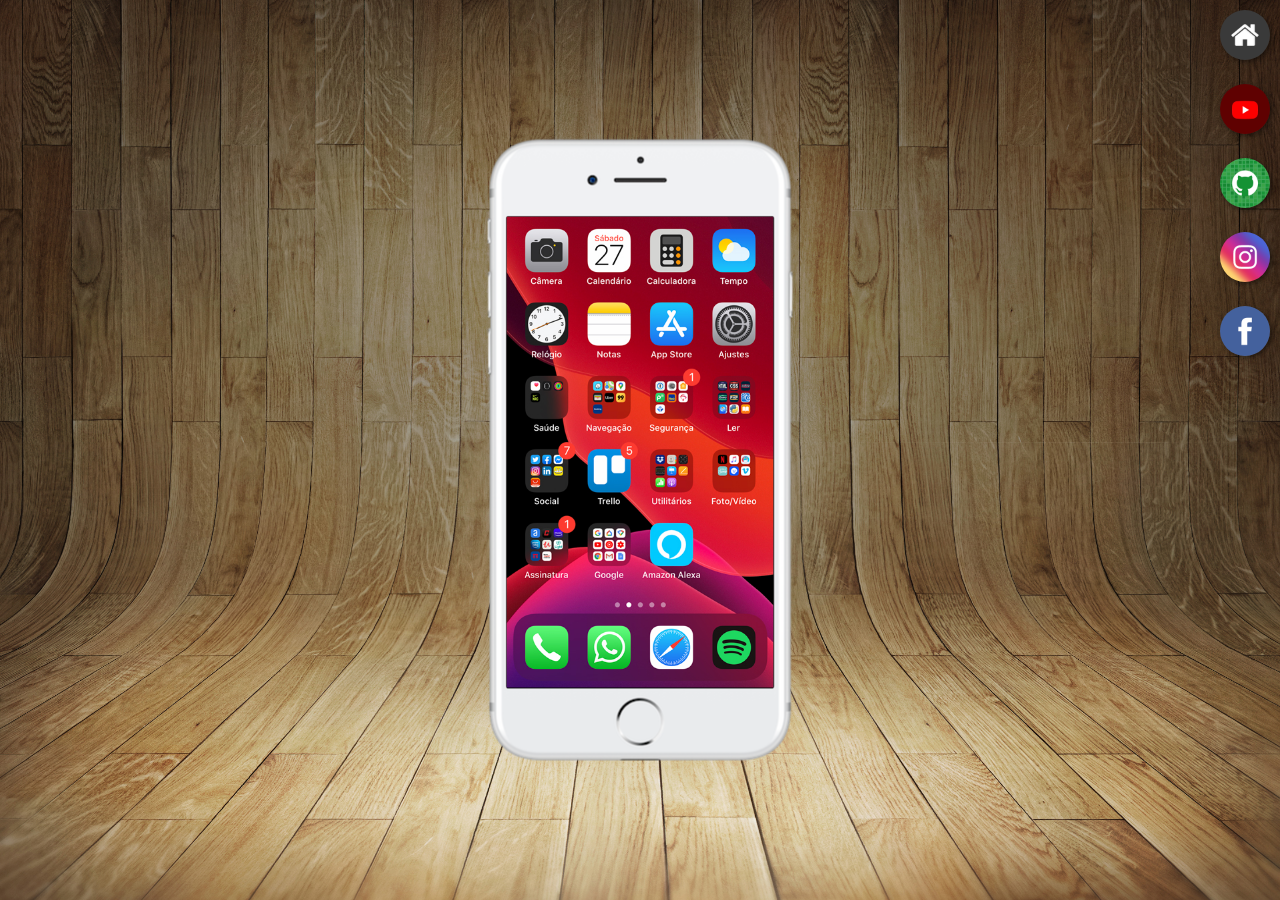
<file: index.html>
<!DOCTYPE html>
<html lang="pt-br">
<head>
    <meta charset="UTF-8">
    <meta http-equiv="X-UA-Compatible" content="IE=edge">
    <meta name="viewport" content="width=device-width, initial-scale=1.0">
    <link rel="shortcut icon" href="favicon.ico" type="image/x-icon">
    <link rel="stylesheet" href="estilos/style.css">
    <title>Projeto Redes Sociais</title>
</head>
<body>
    <main>
        <section id="telefone">
            <iframe src="home.html" frameborder="0" name="tela" id="tela">
                Seu navegador nao é compativel com isso.
            </iframe>

        </section>
        <section id="rede">
            <a href="home.html" target="tela"><img src="imagens/logo-home.jpg" alt="home"></a><br>
            <a href="youtube.html" target="tela"><img src="imagens/logo-youtube.jpg" alt=""></a><br>
            <a href="git.html" target="tela"><img src="imagens/logo-github.jpg" alt=""></a><br>
            <a href="insta.html" target="tela"><img src="imagens/logo-instagram.jpg" alt=""></a><br>
            <a href="face.html" target="tela"><img src="imagens/logo-facebook.jpg" alt=""></a><br>
           
        </section>

    </main>
</body>
</html>
</file>
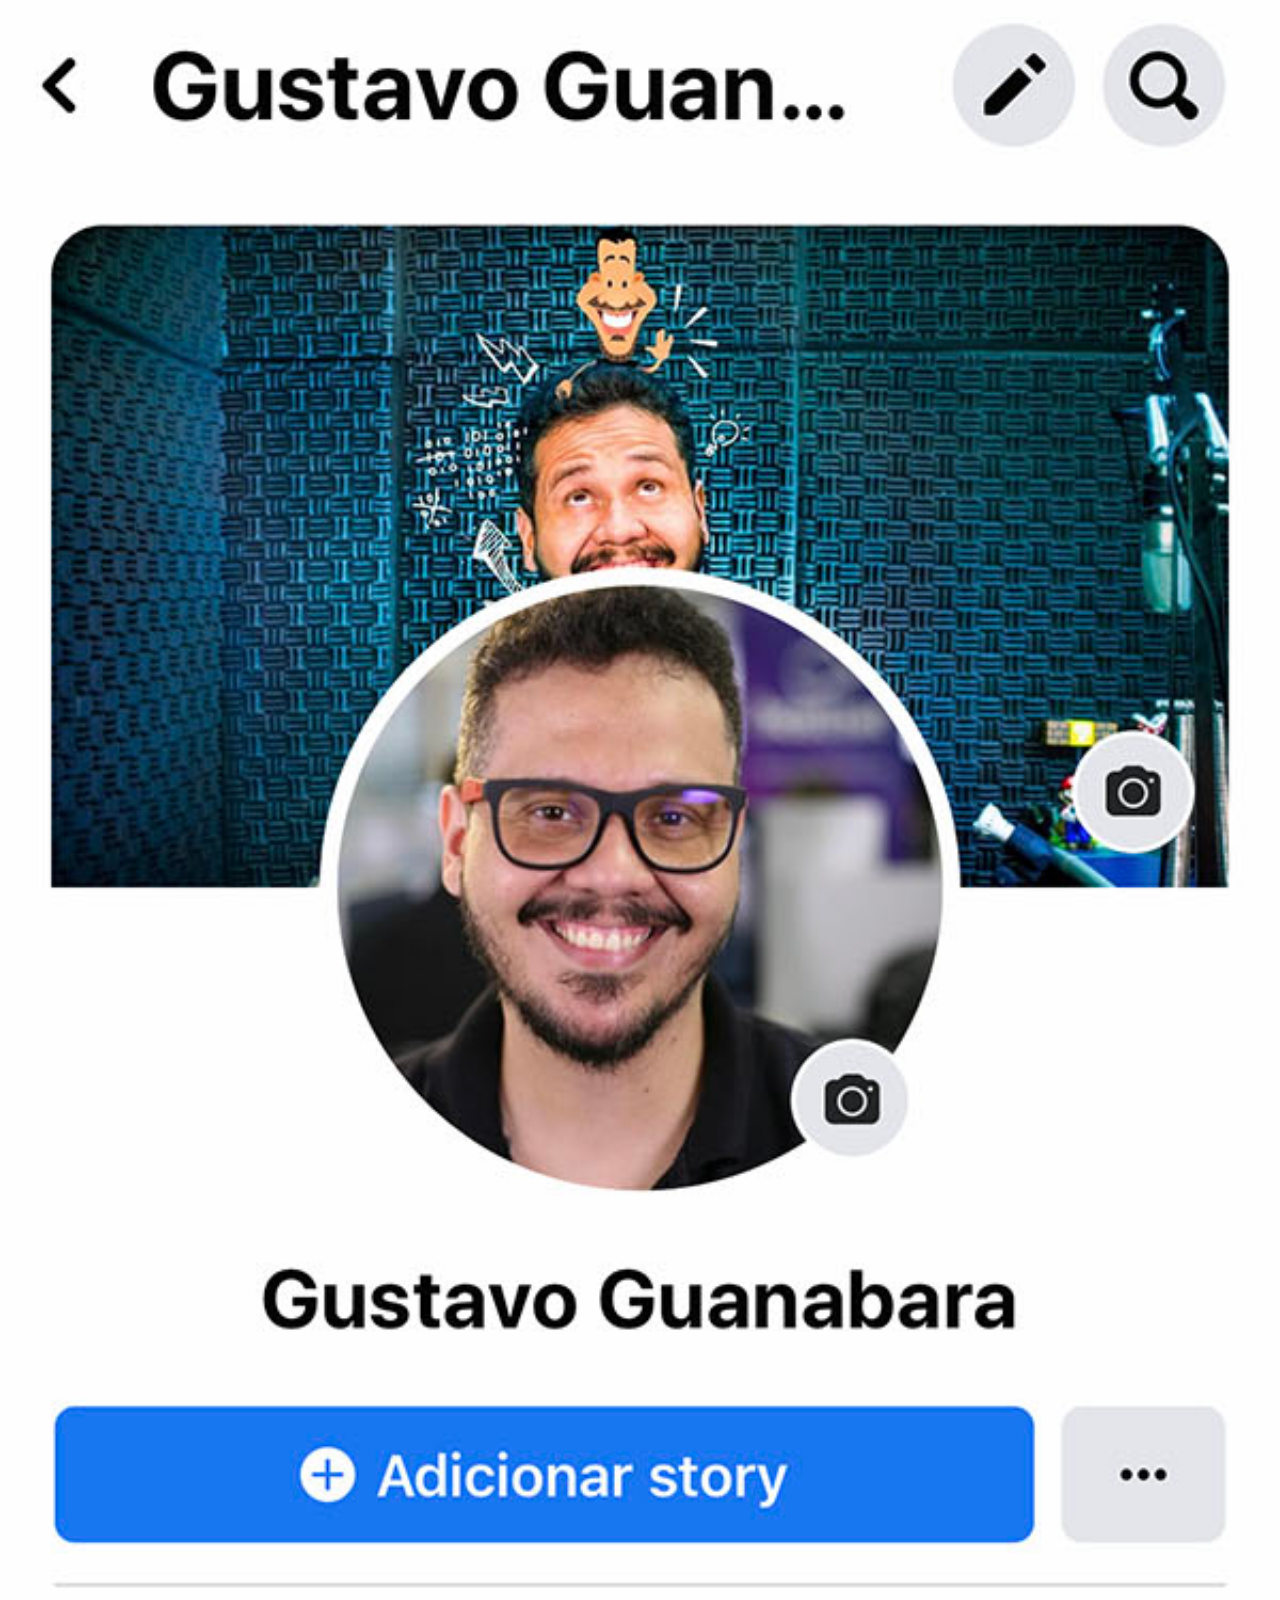
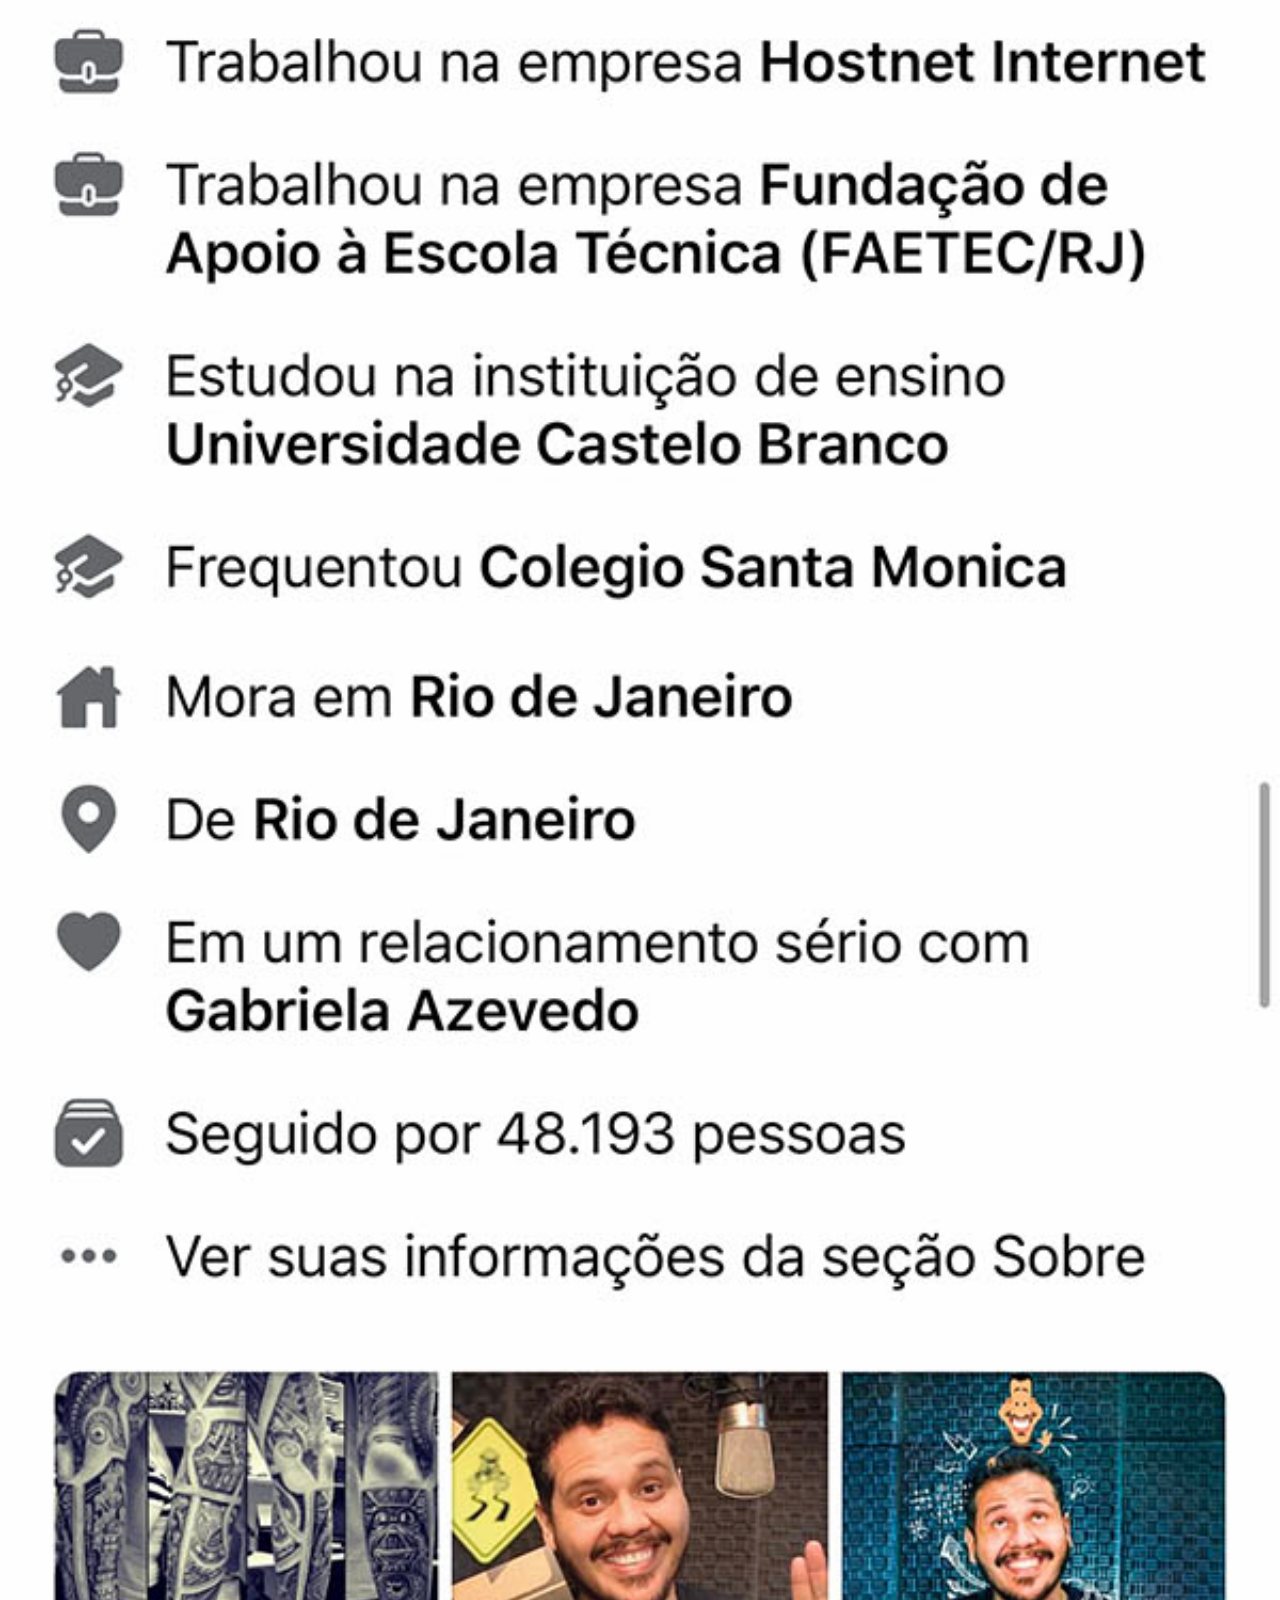
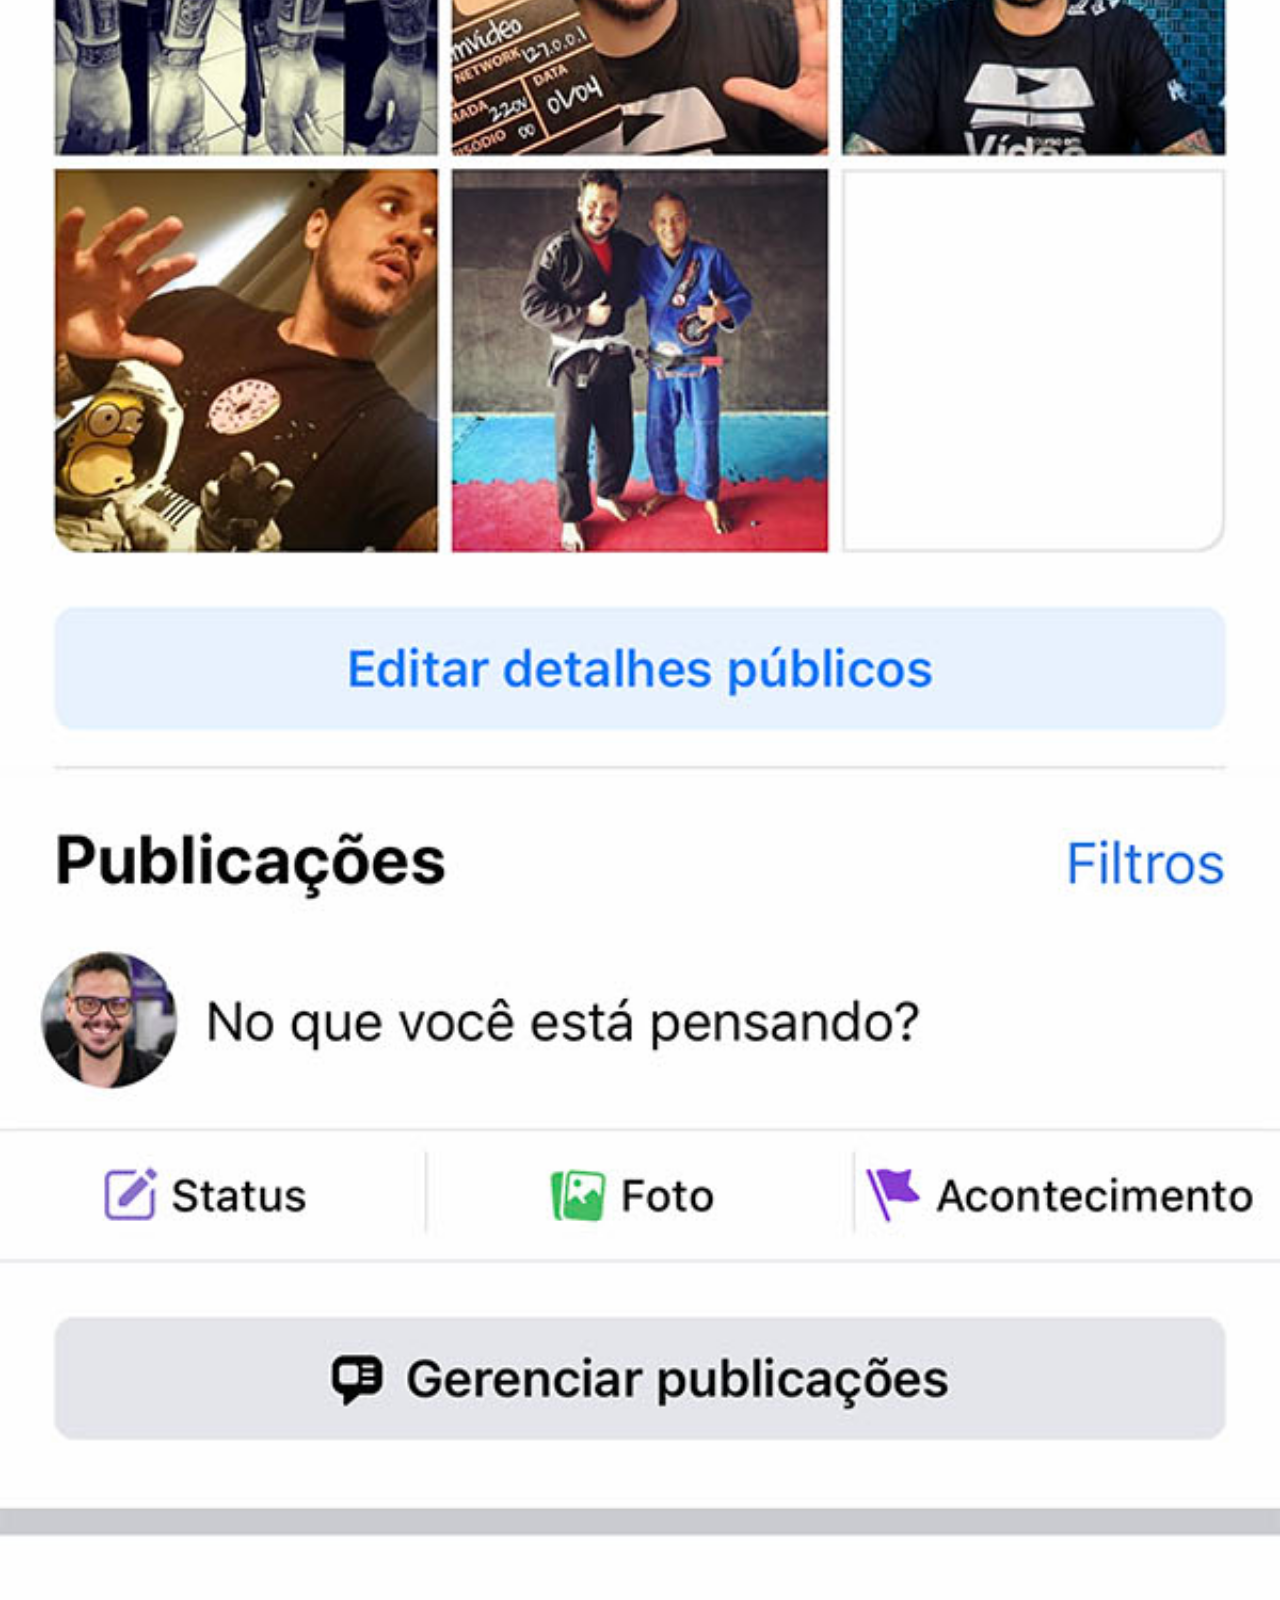
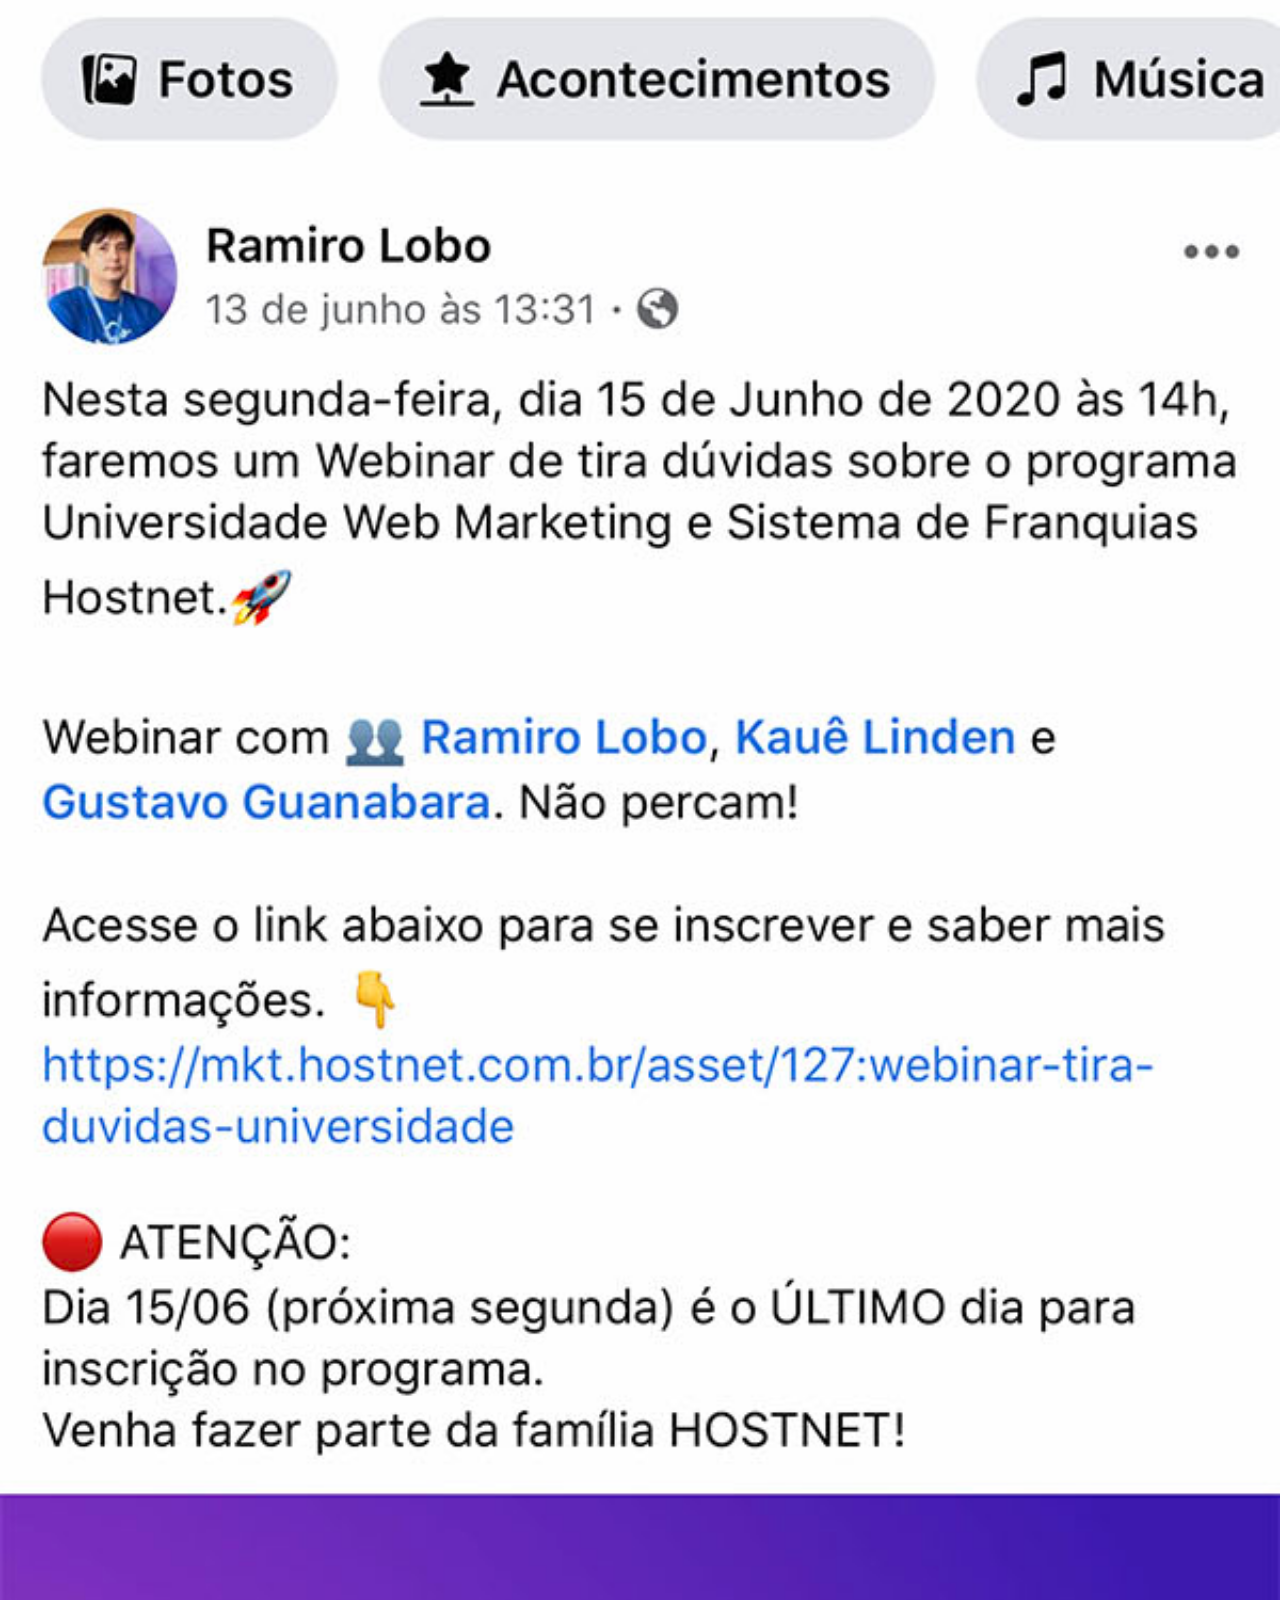
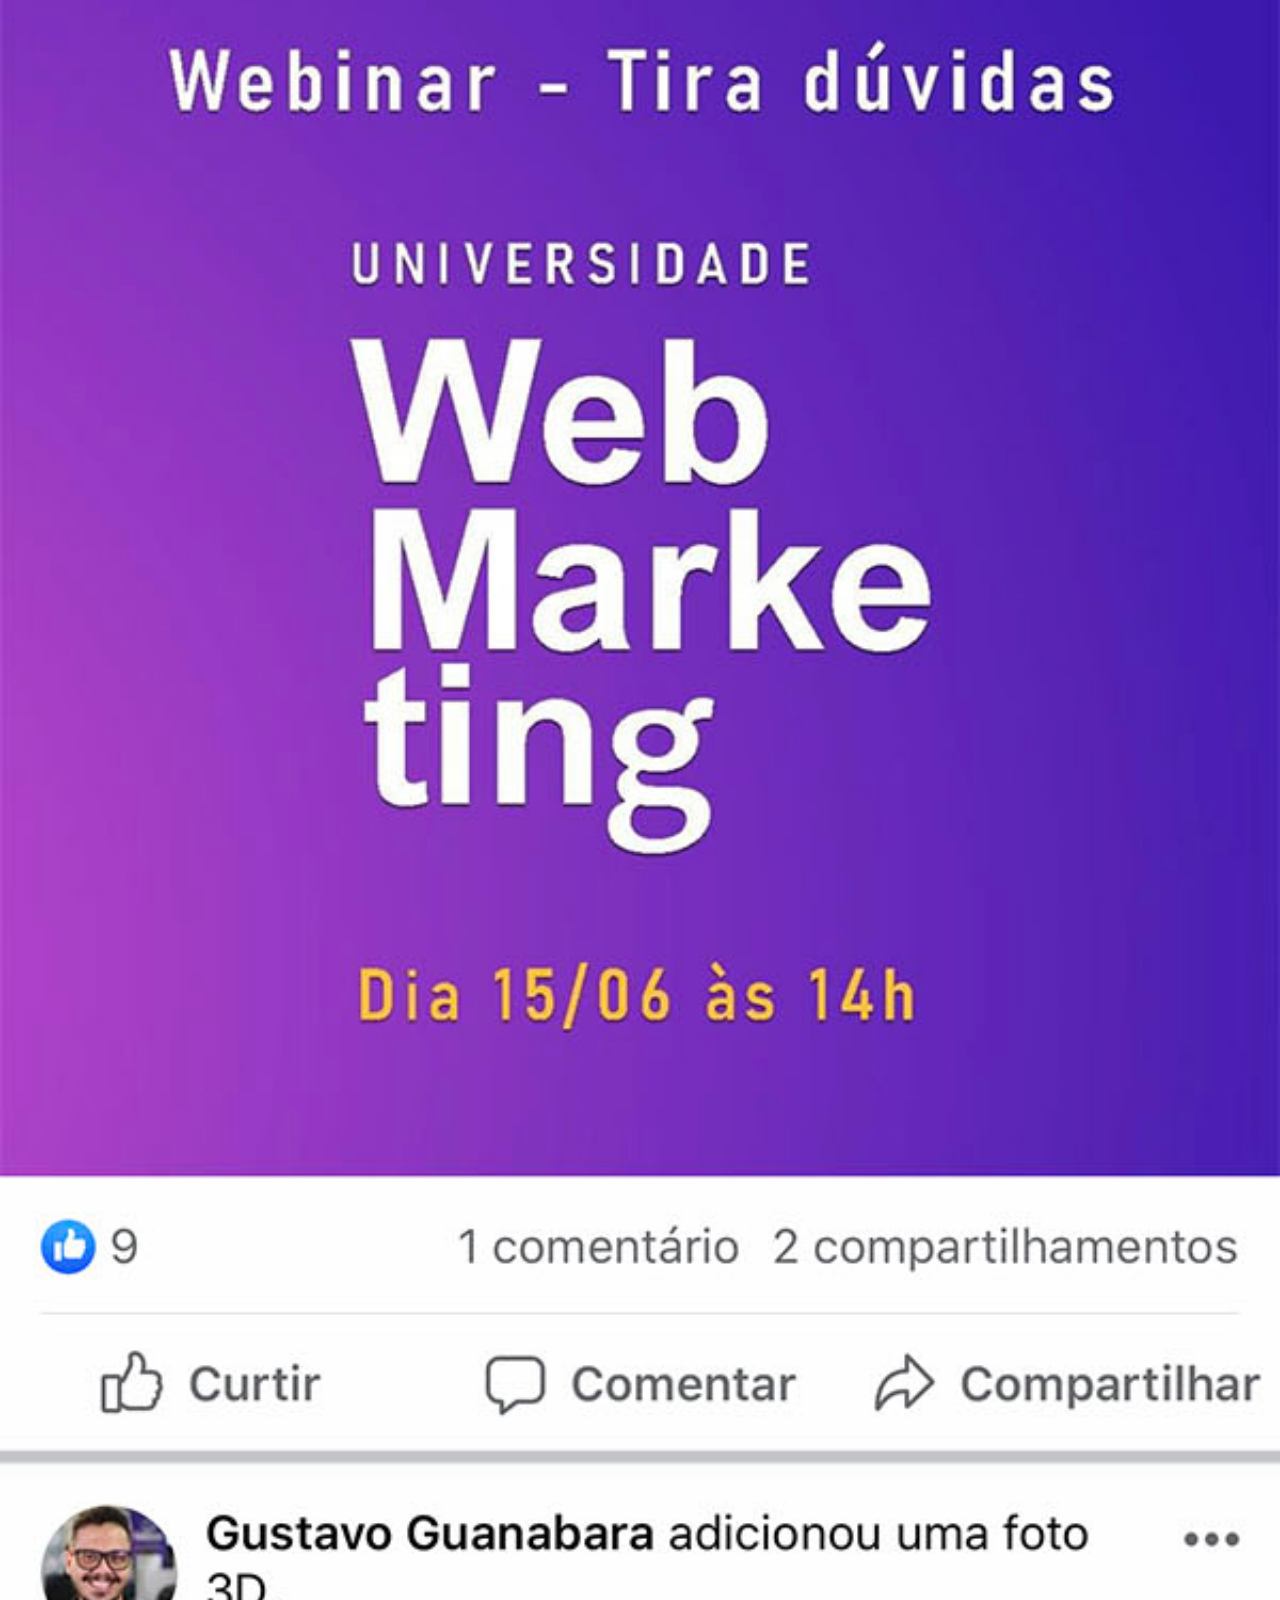
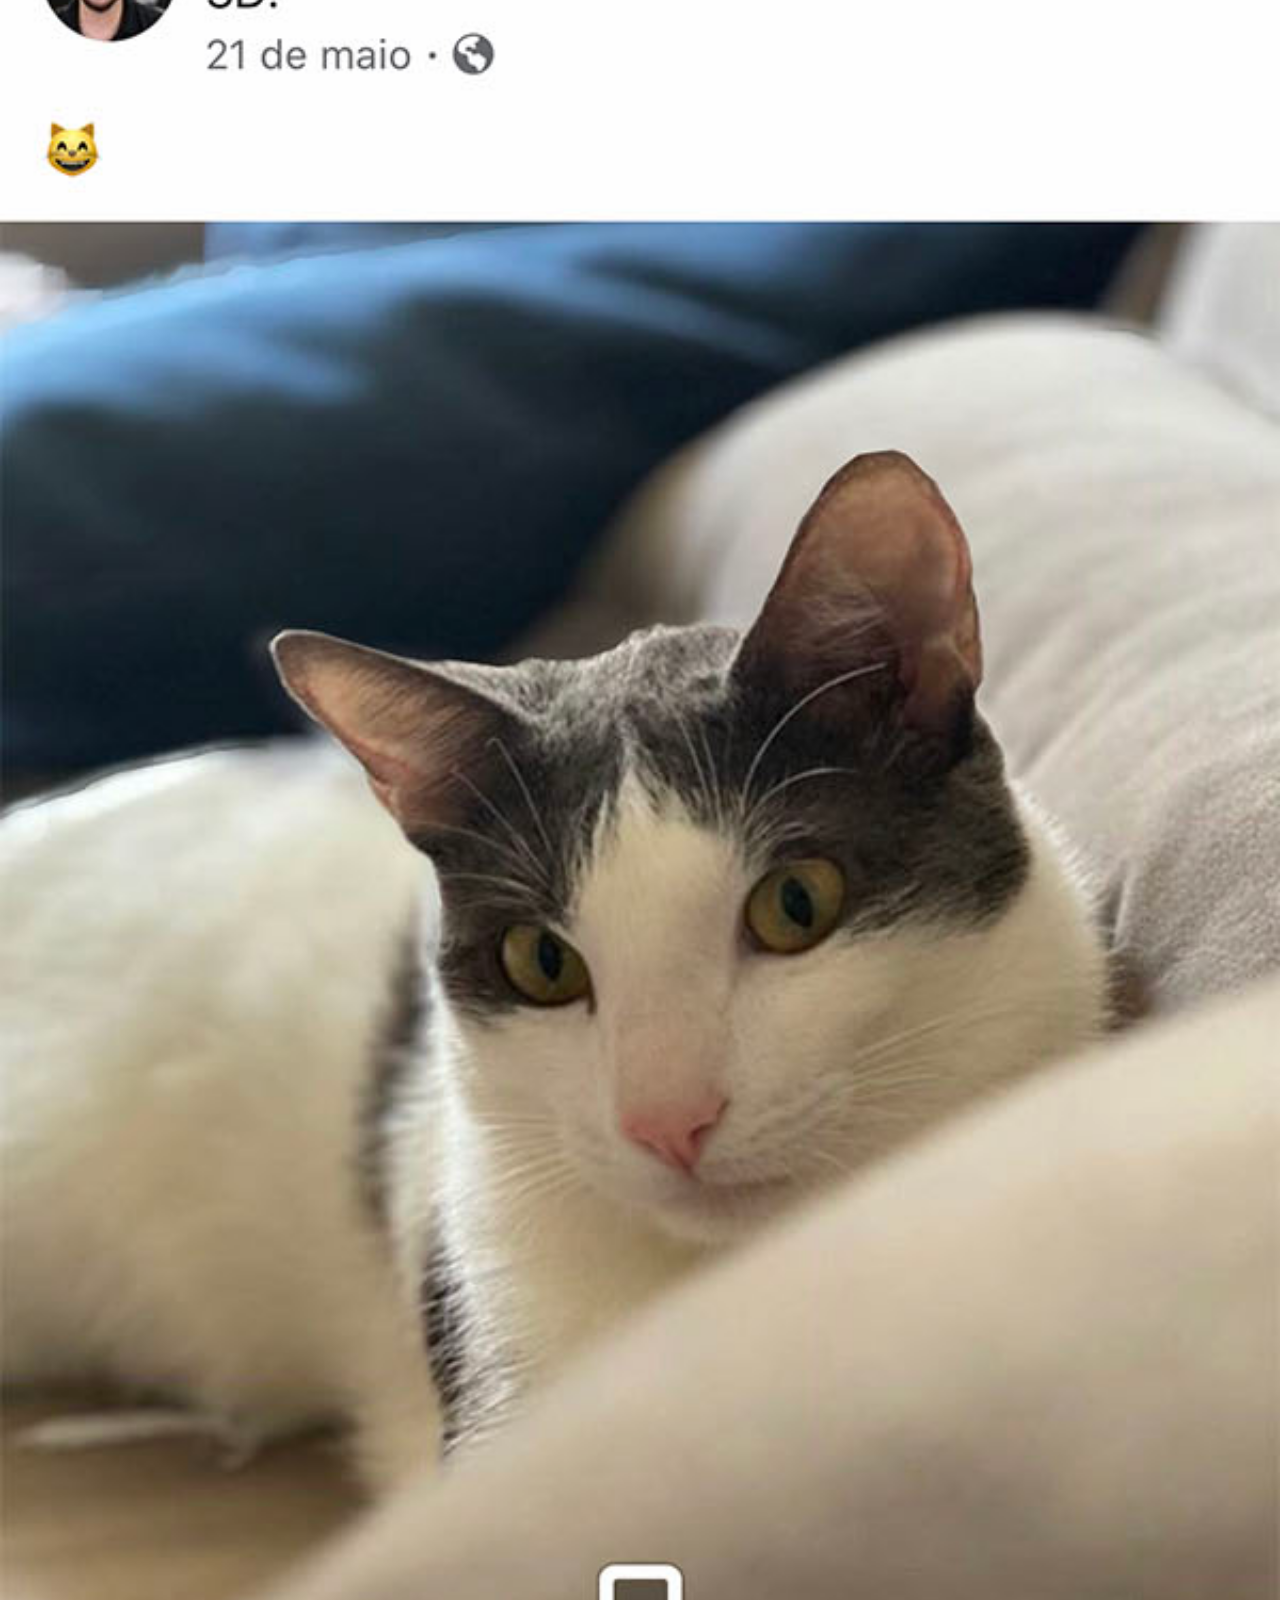
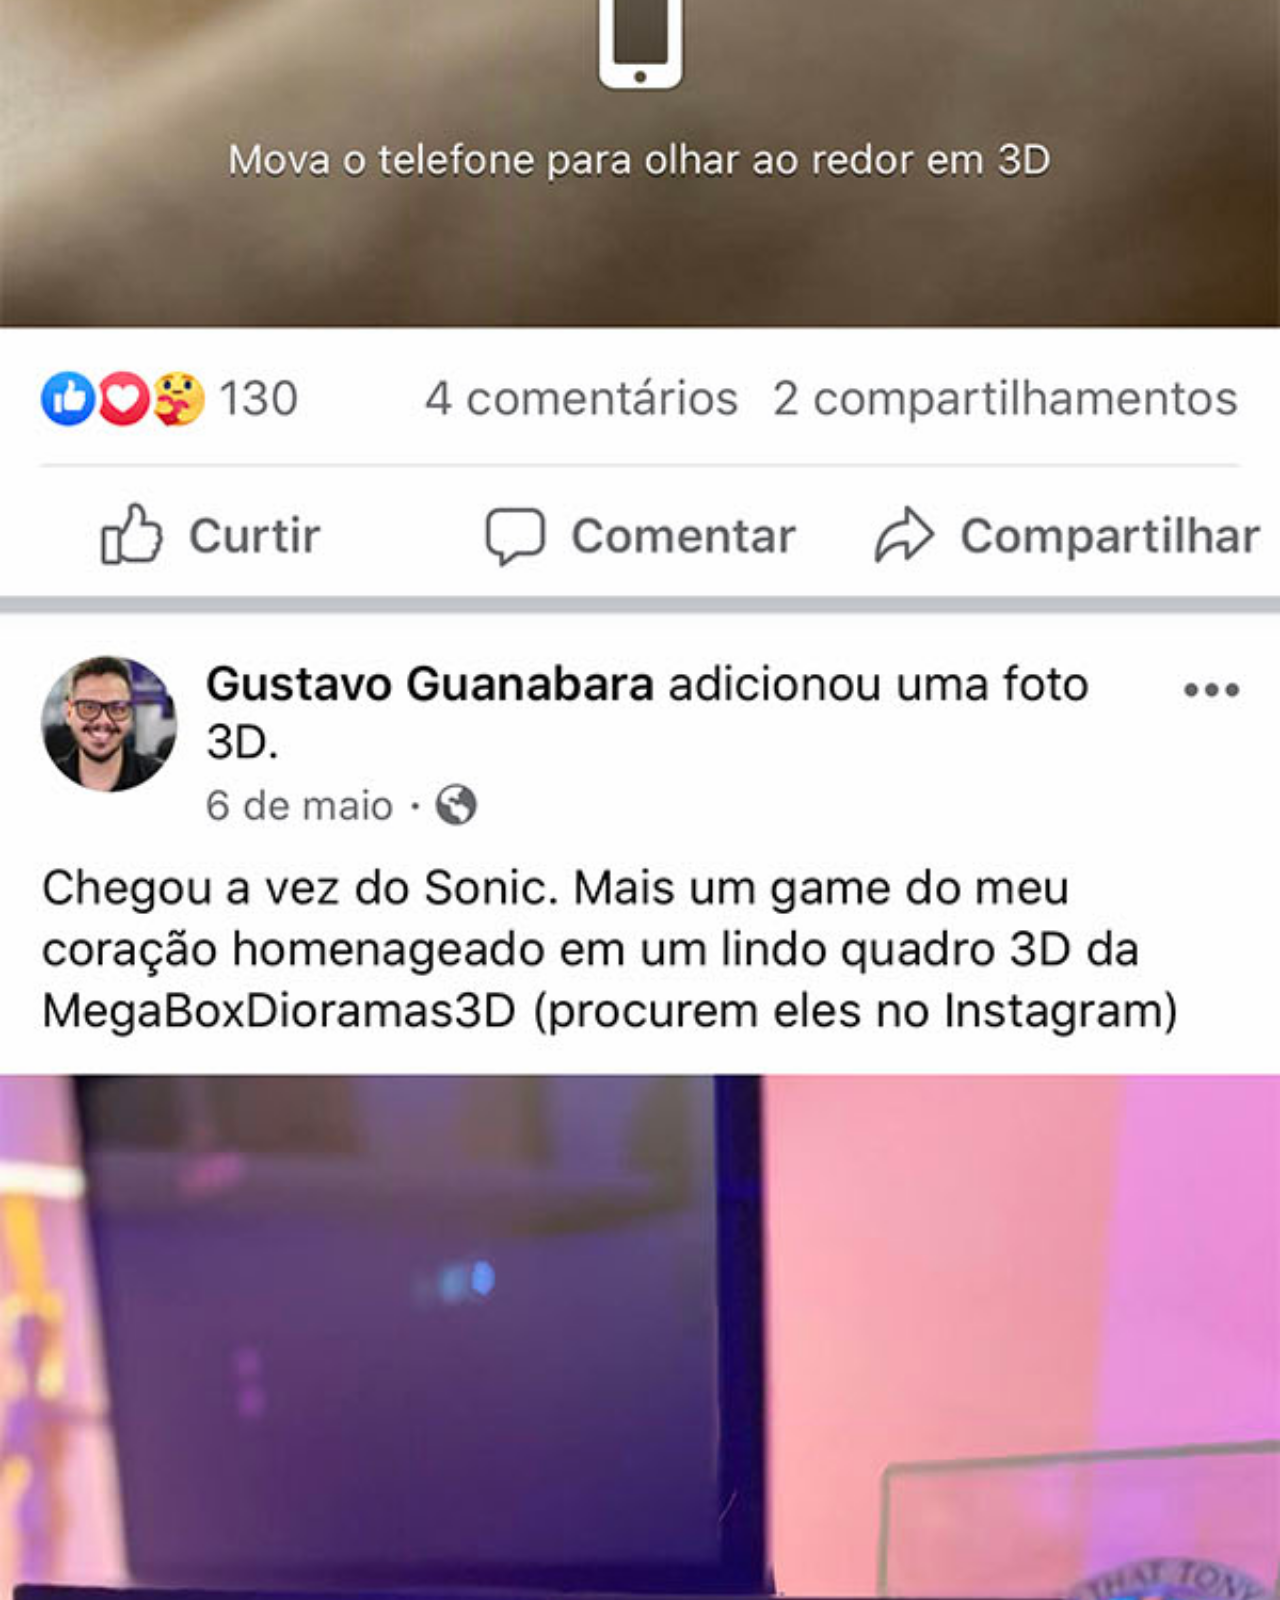
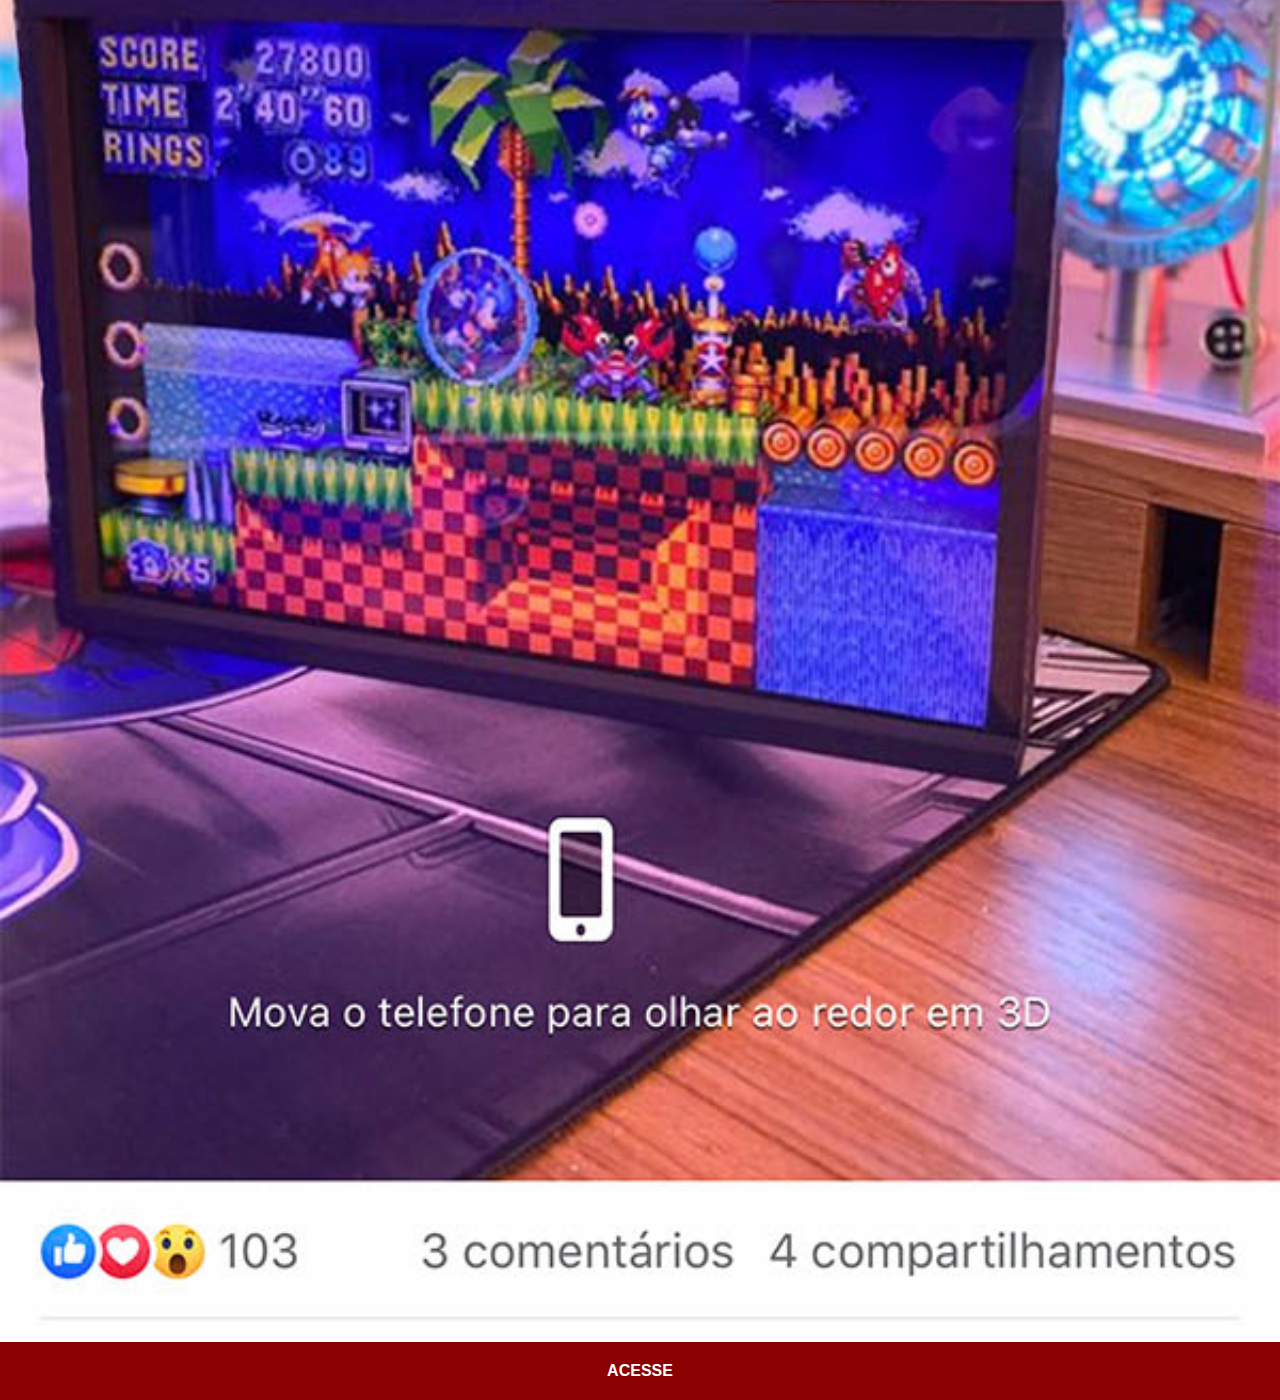
<file: face.html>
<!DOCTYPE html>
<html lang="pt-br">
<head>
    <meta charset="UTF-8">
    <meta http-equiv="X-UA-Compatible" content="IE=edge">
    <meta name="viewport" content="width=device-width, initial-scale=1.0">
    <title>Facebook</title>
    <link rel="stylesheet" href="estilos/social.css">
</head>
<body>
    <img src="imagens/tela-facebook.jpg" alt="face">
    <a href="https://www.facebook.com/gustavoguanabara" target="_blank">ACESSE</a>
</body>
</html>
</file>
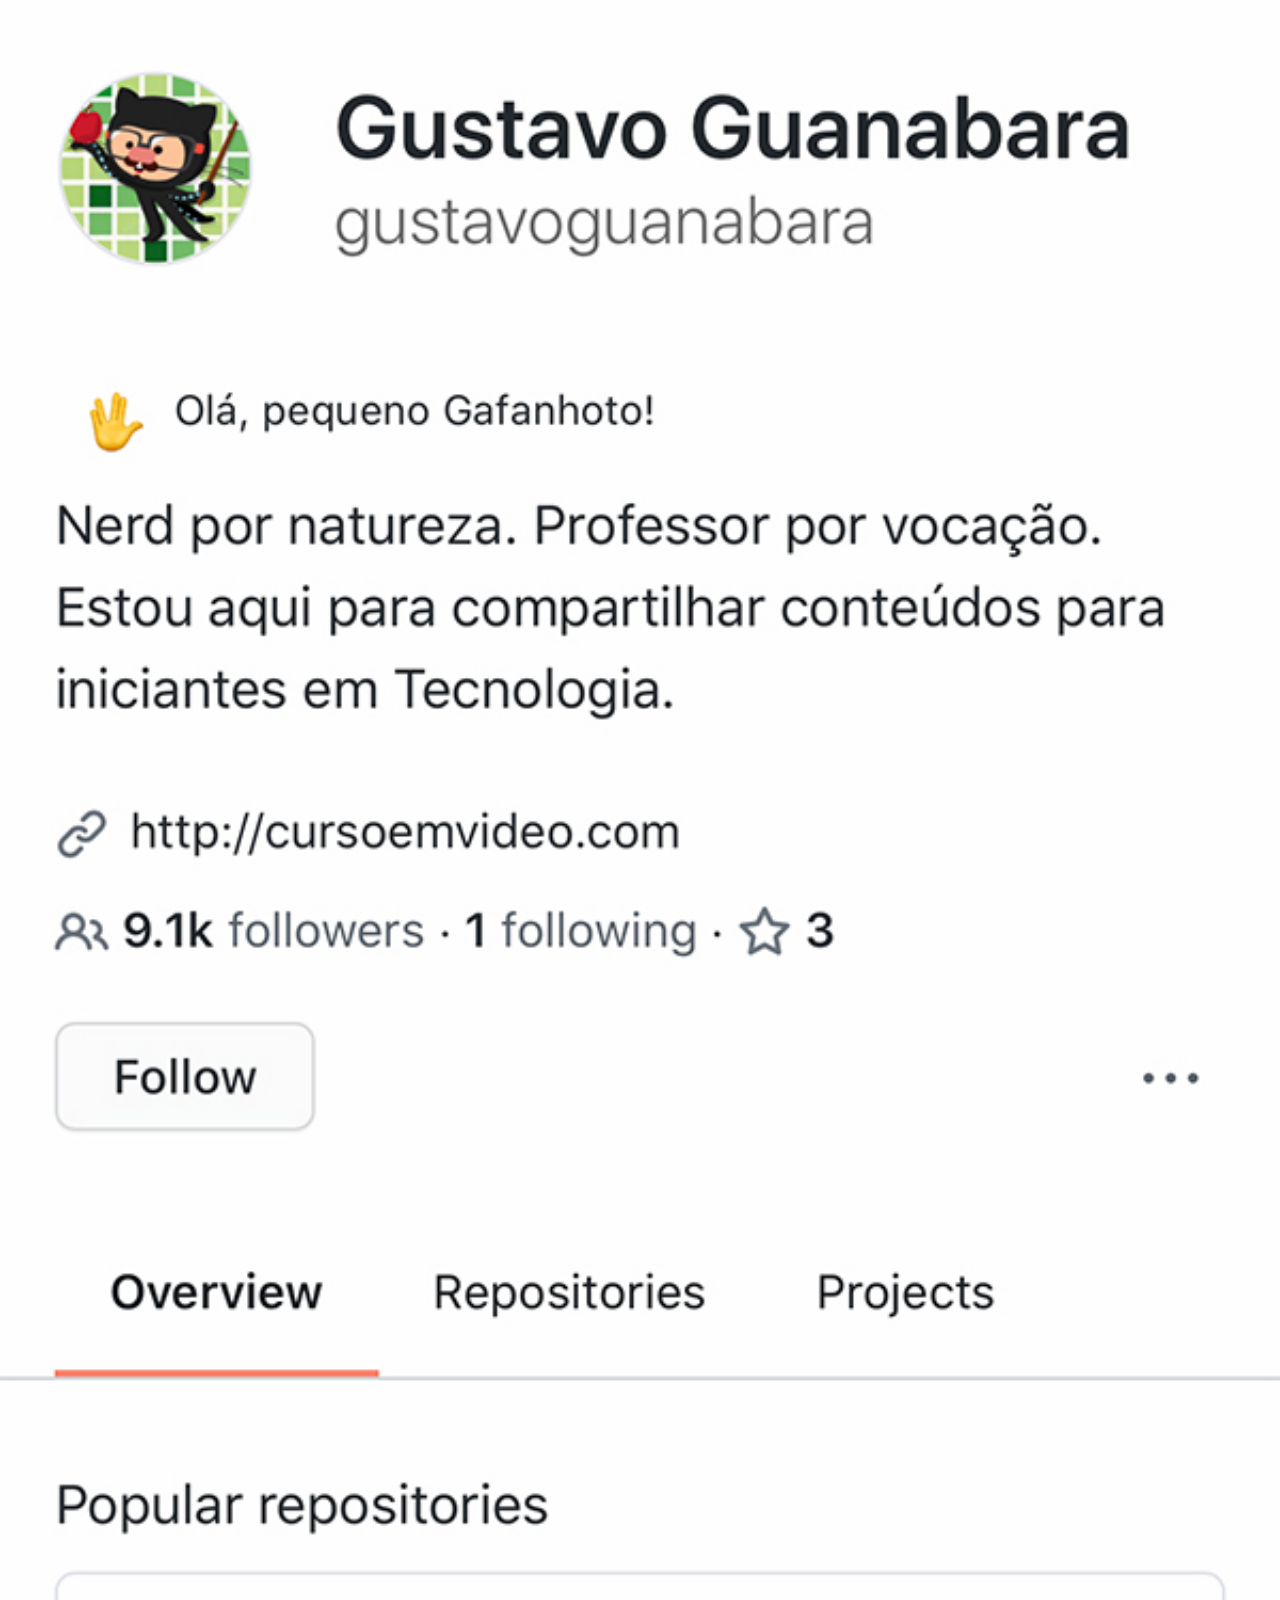
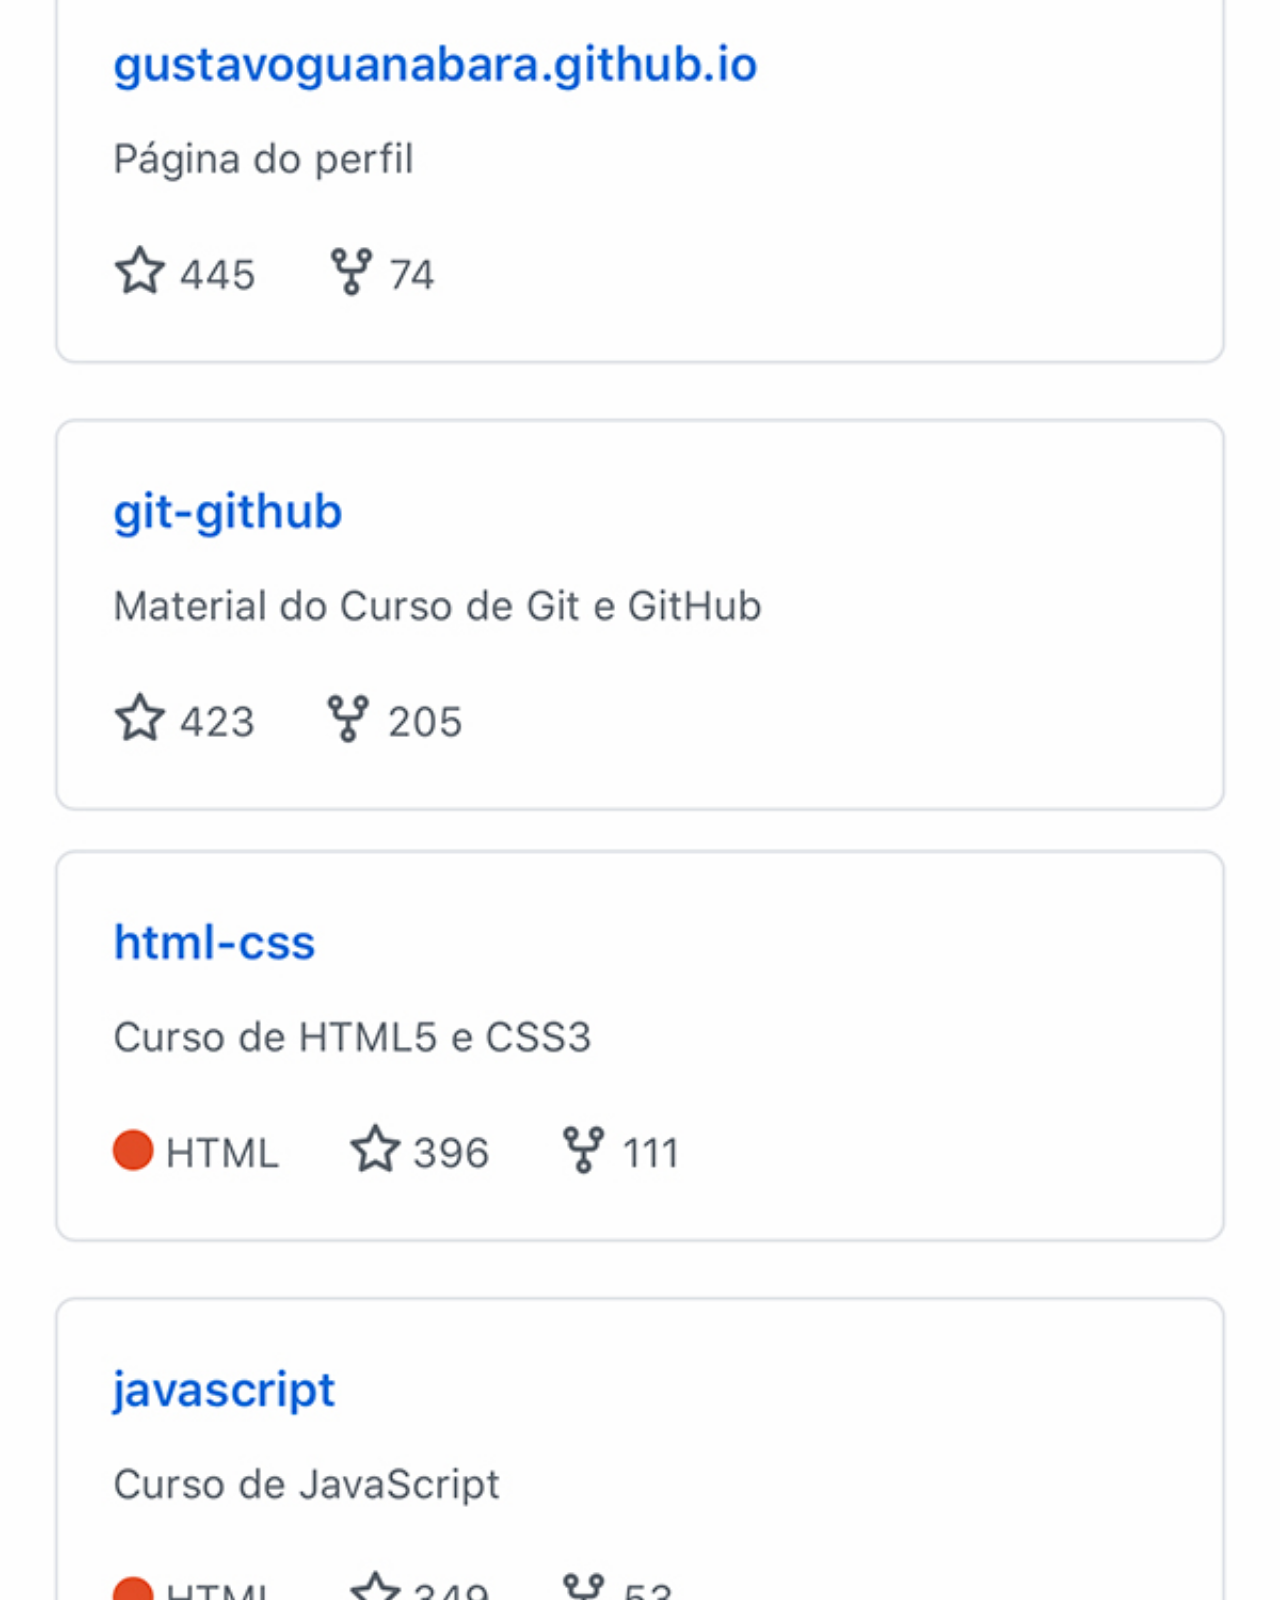
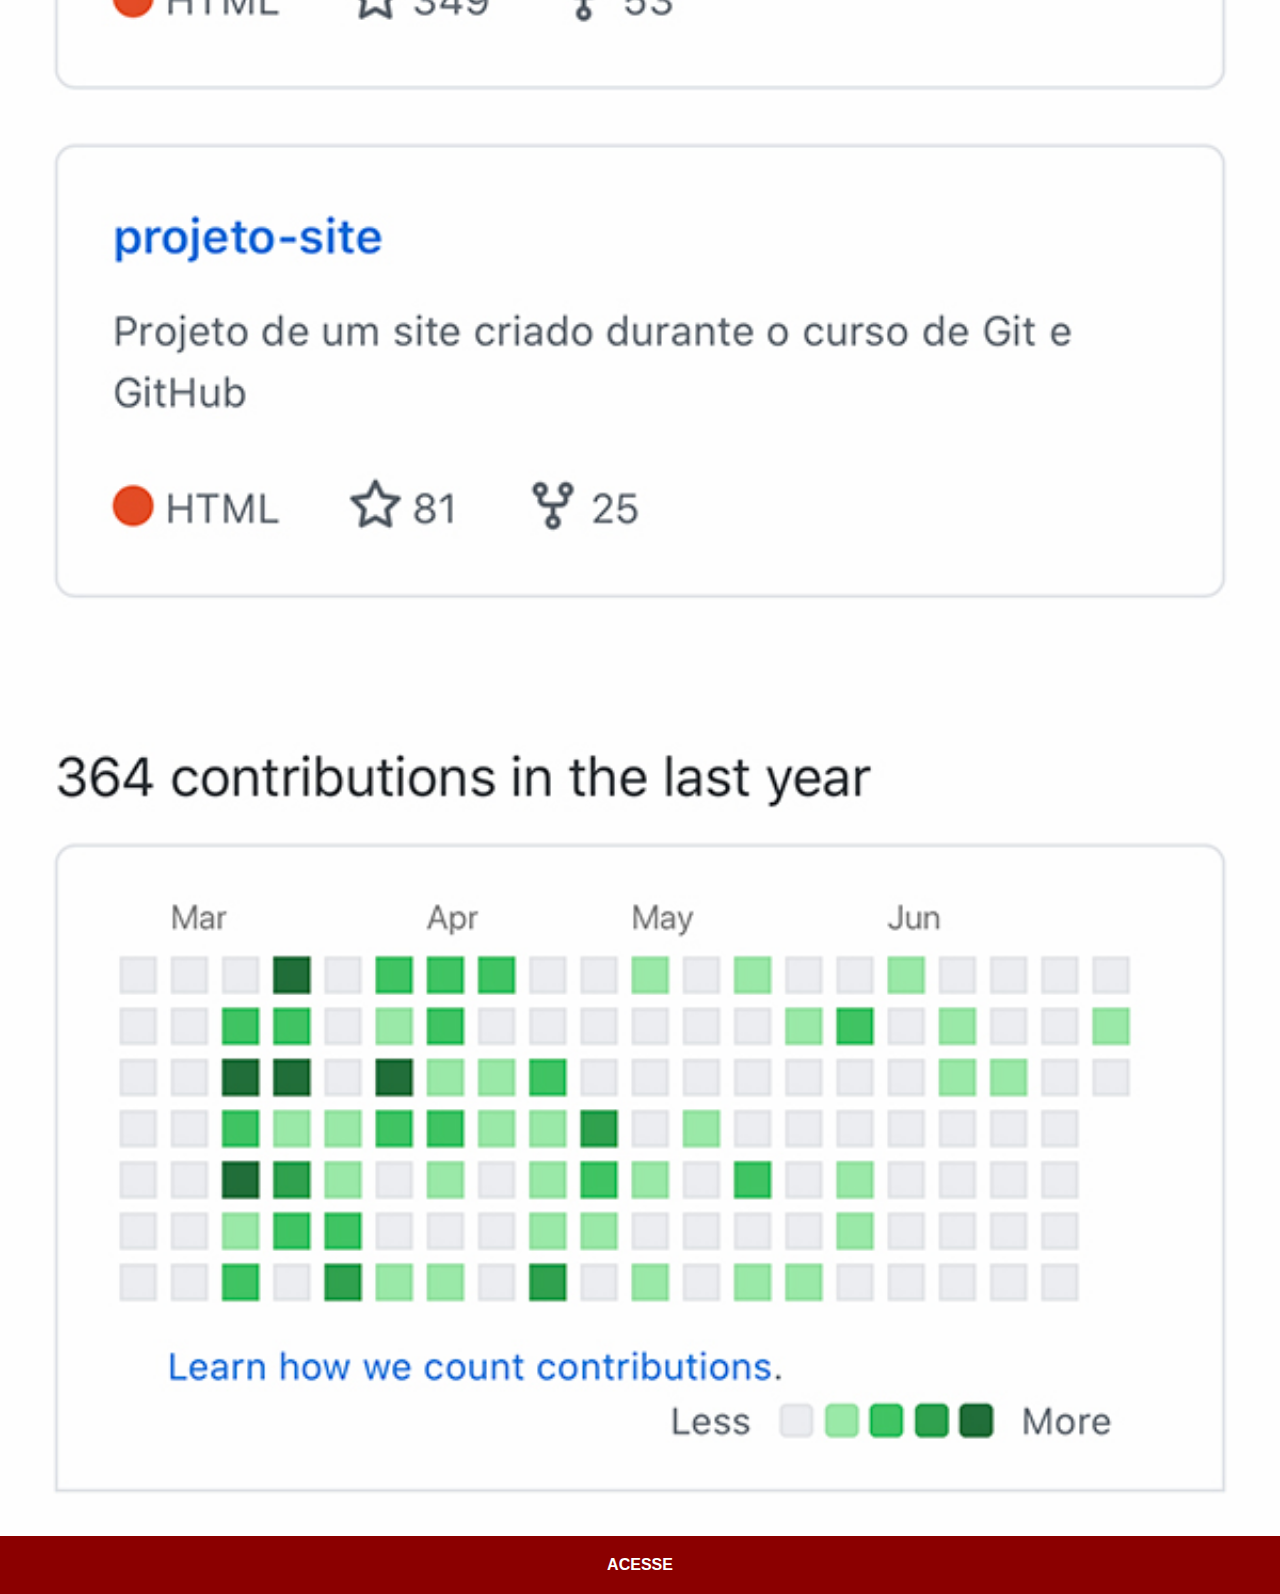
<file: git.html>
<!DOCTYPE html>
<html lang="pt-br">
<head>
    <meta charset="UTF-8">
    <meta http-equiv="X-UA-Compatible" content="IE=edge">
    <meta name="viewport" content="width=device-width, initial-scale=1.0">
    <title>Git</title>
    <link rel="stylesheet" href="estilos/social.css">
</head>
<body>
    <img src="imagens/tela-github.jpg" alt="git">
    <a href="https://github.com/gustavoguanabara" target="_blank">ACESSE</a>
</body>
</html>
</file>
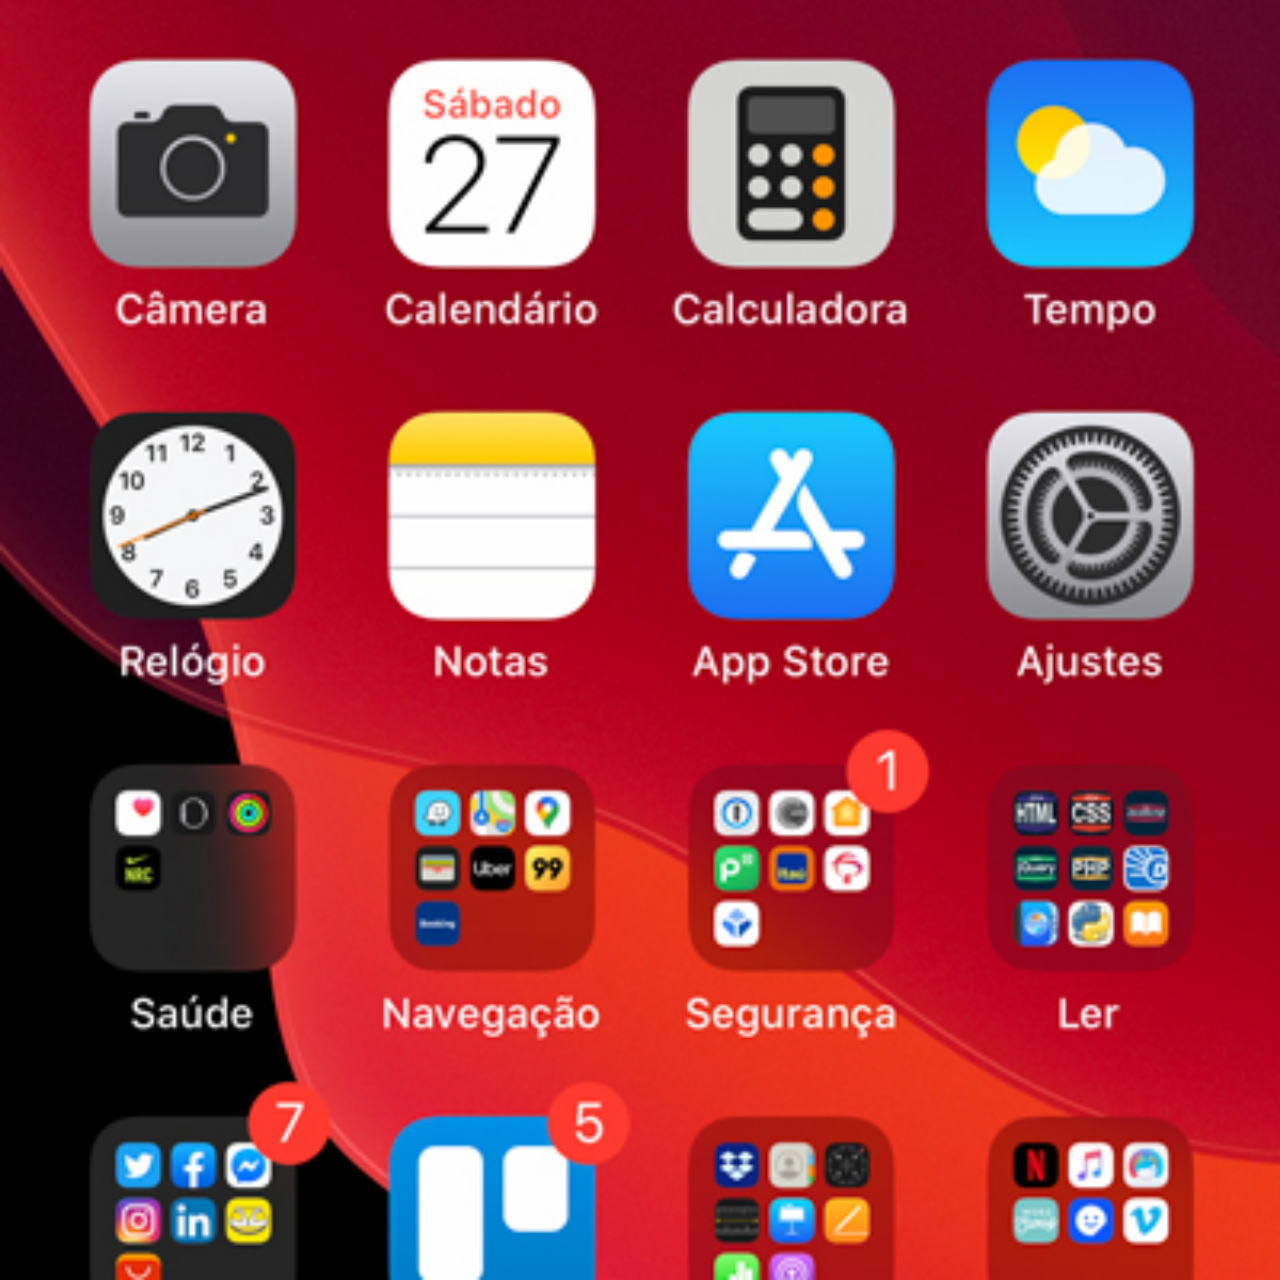
<file: home.html>
<!DOCTYPE html>
<html lang="pt-br">
<head>
    <meta charset="UTF-8">
    <meta http-equiv="X-UA-Compatible" content="IE=edge">
    <meta name="viewport" content="width=device-width, initial-scale=1.0">
    <title>Home</title>
</head>
<style>
    *{
        margin: 0px;
        padding: 0px;
    }
    body{
        width: 100vw;
        height: 100vw;
        background: black url('imagens/tela-home.jpg') no-repeat top center;
        background-size: cover;
    }
</style>
<body>
    
</body>
</html>
</file>
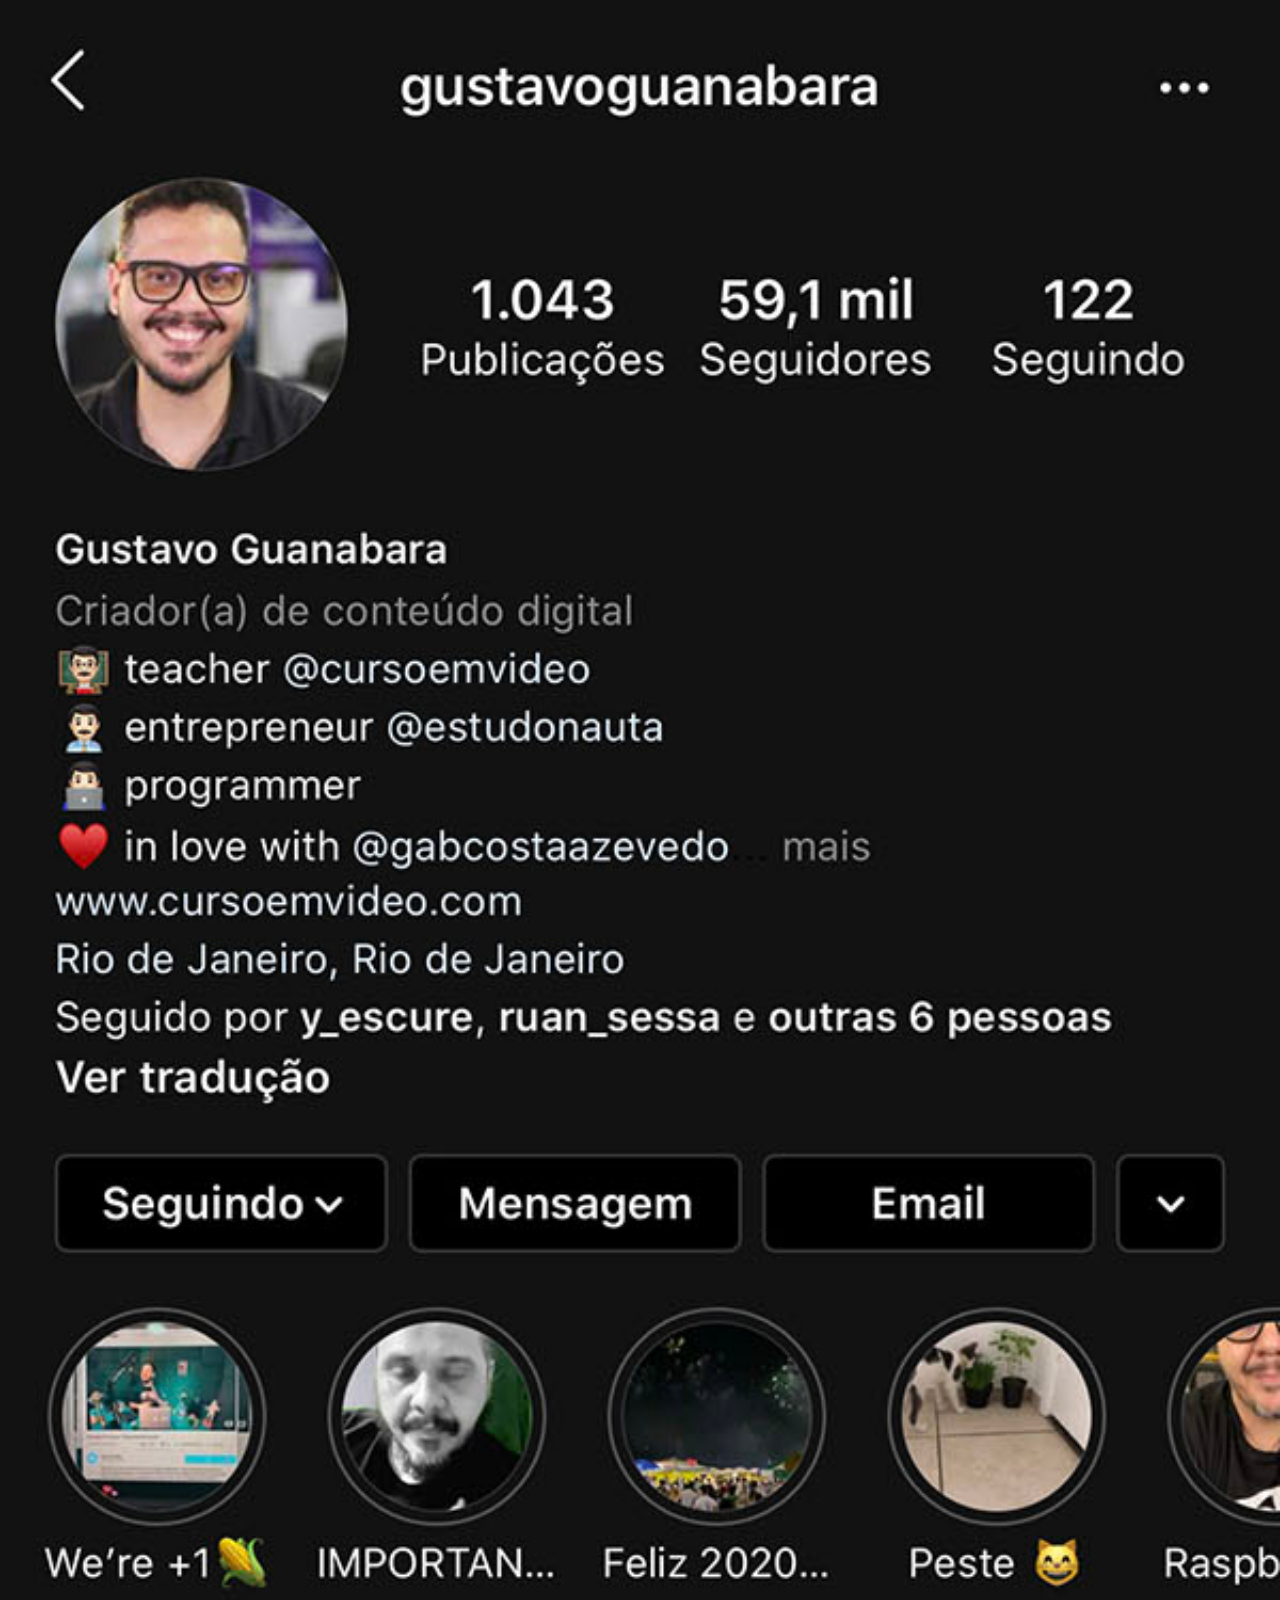
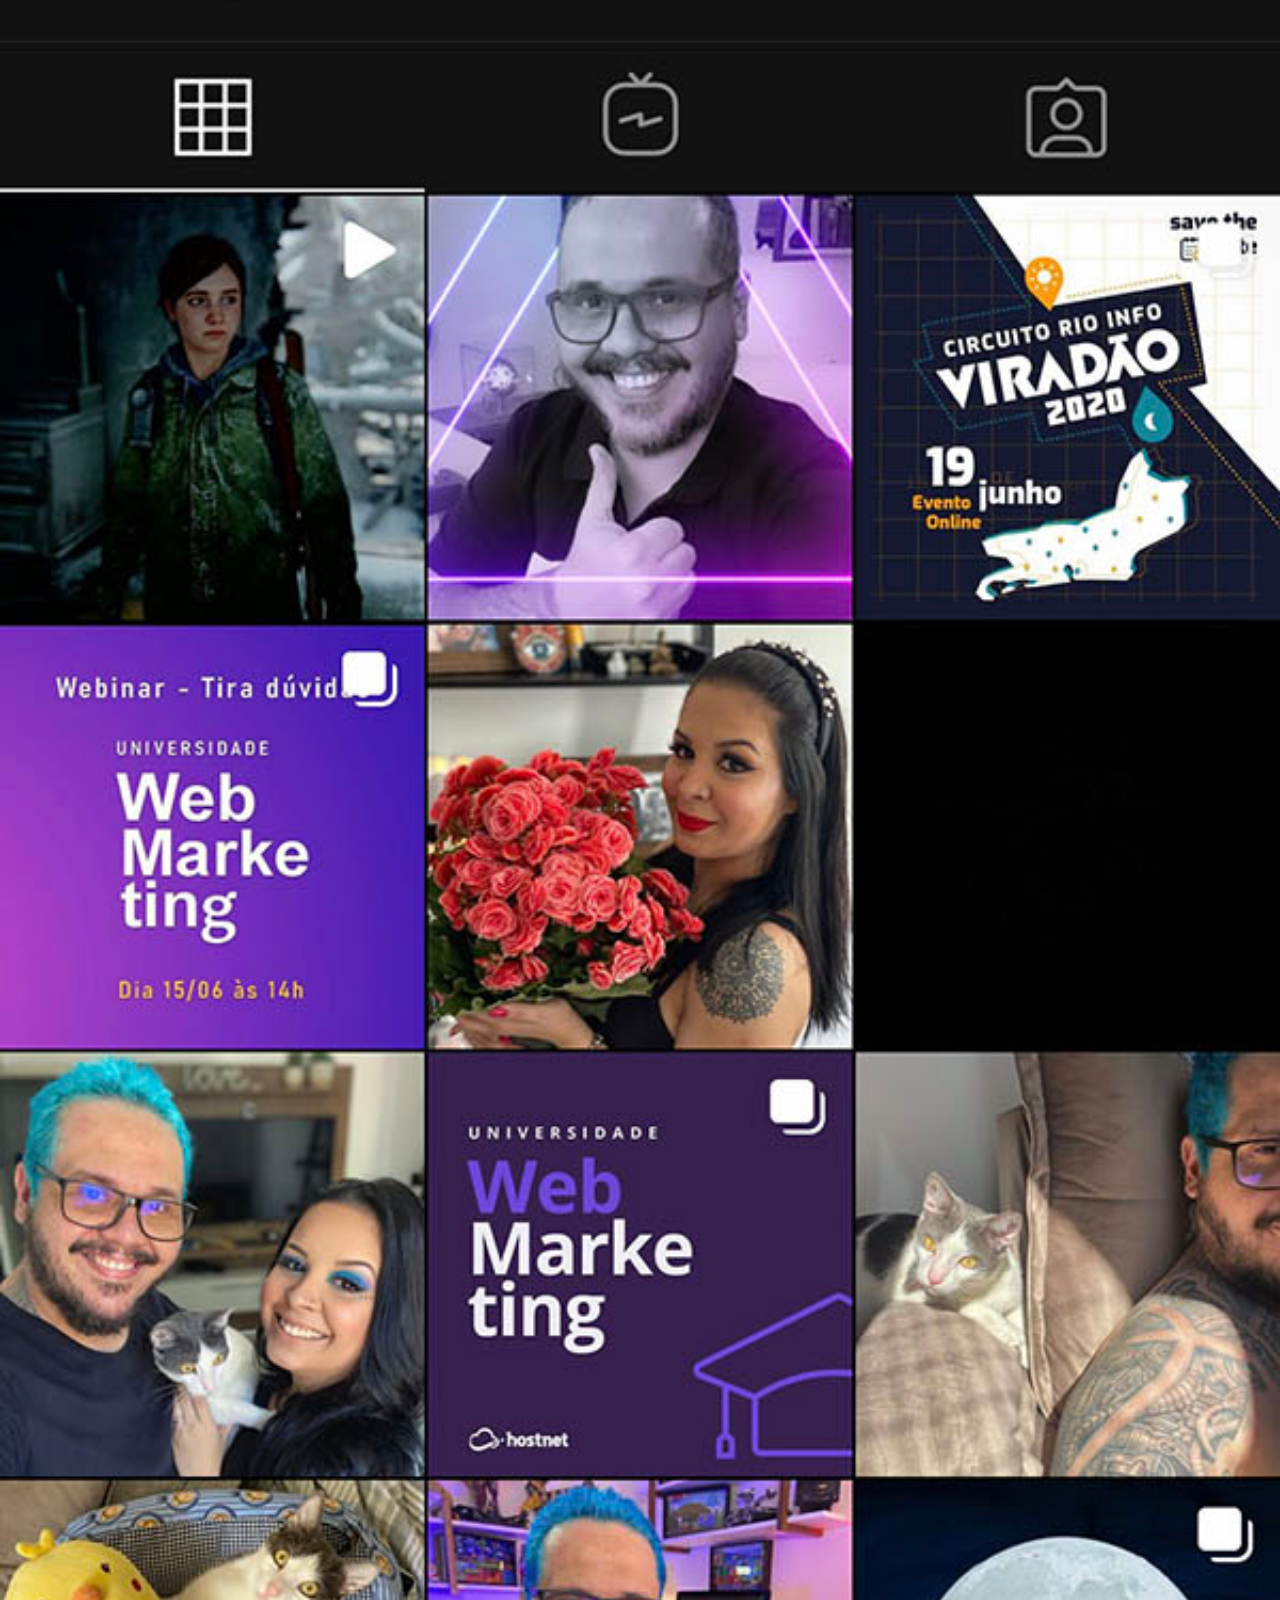
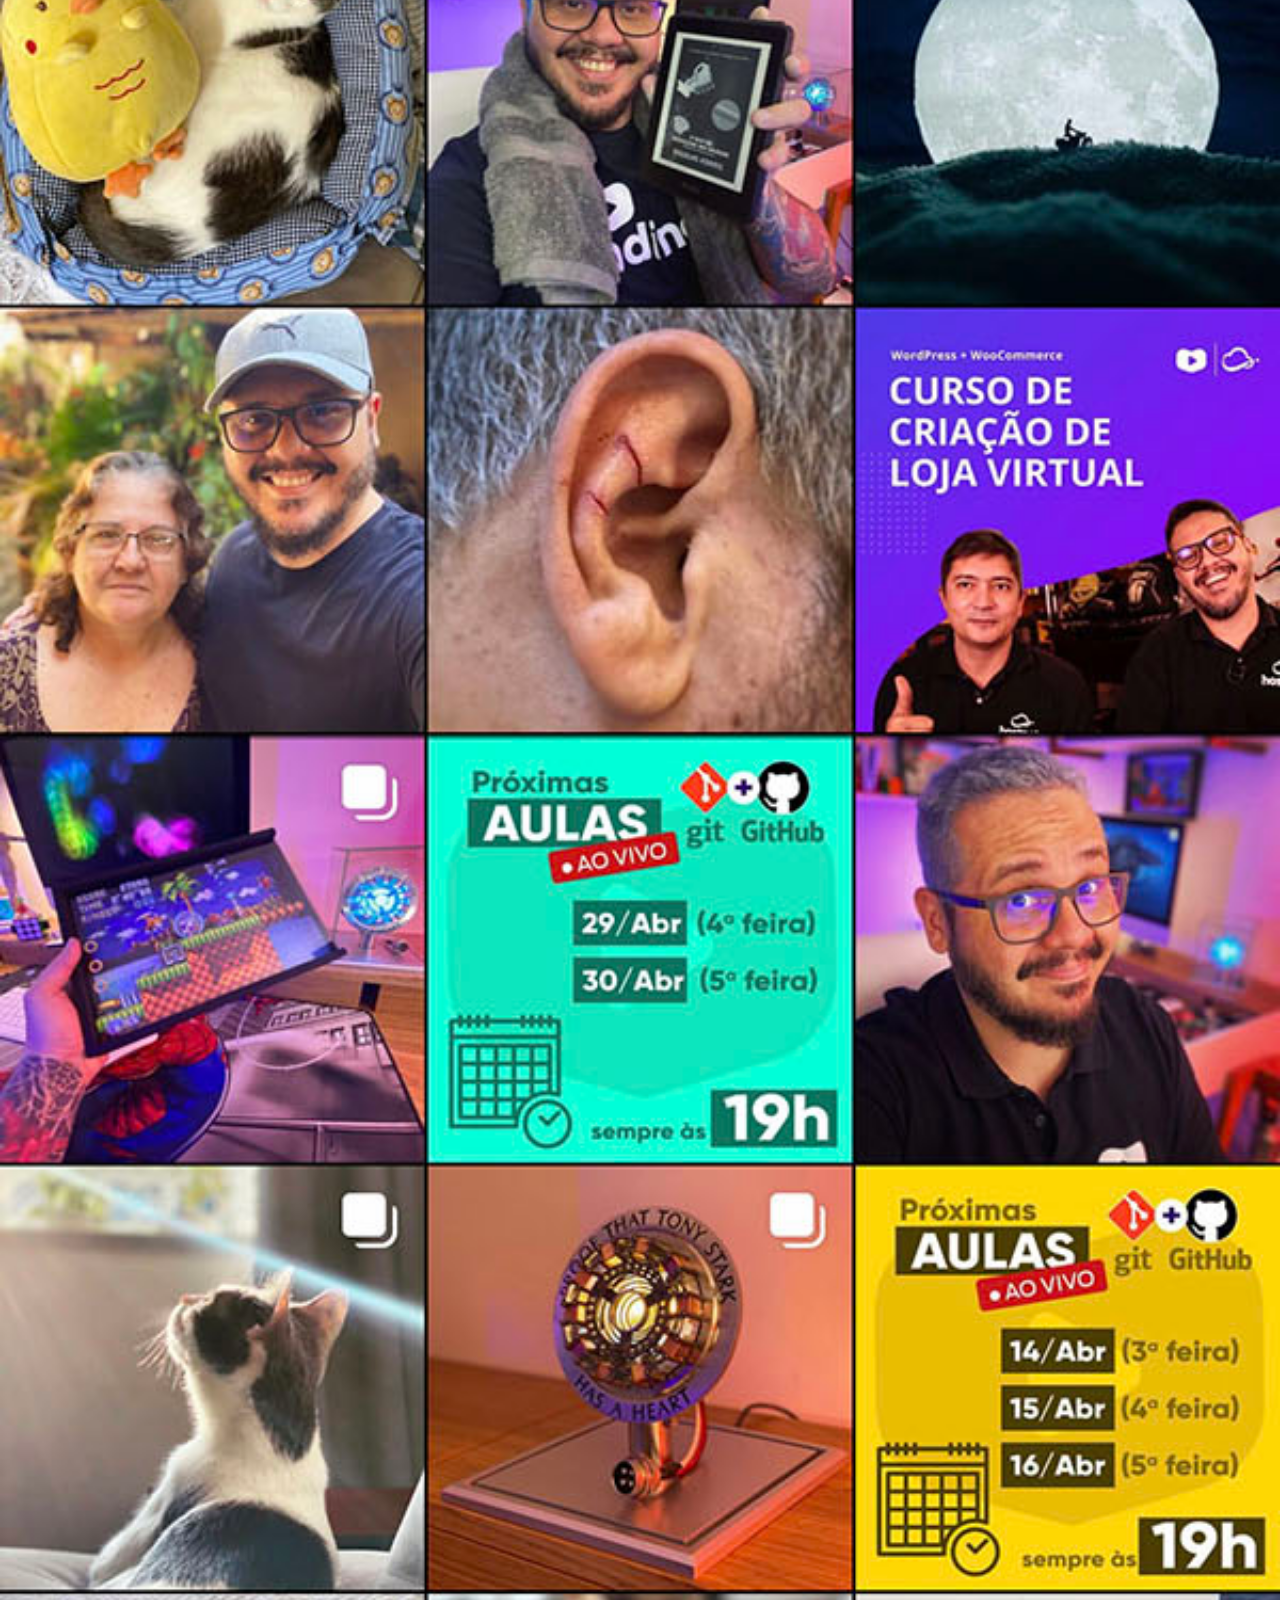
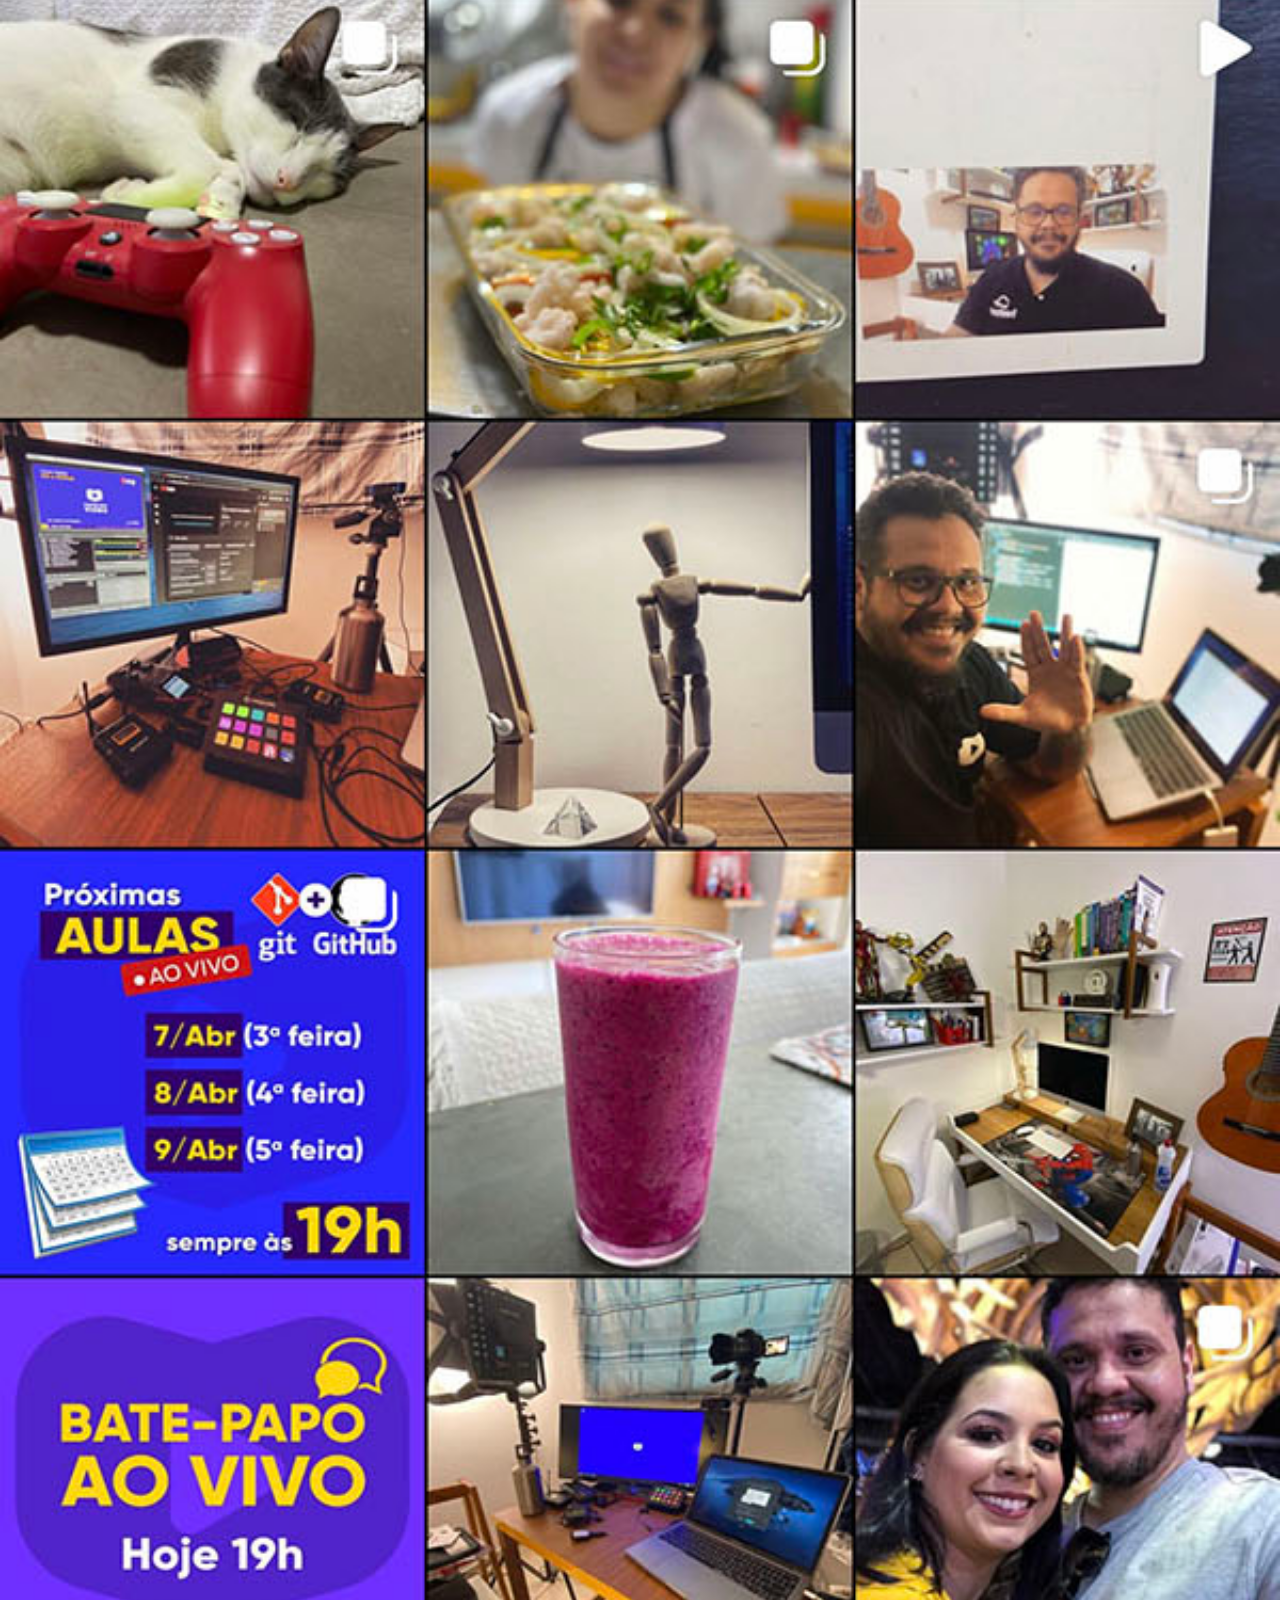
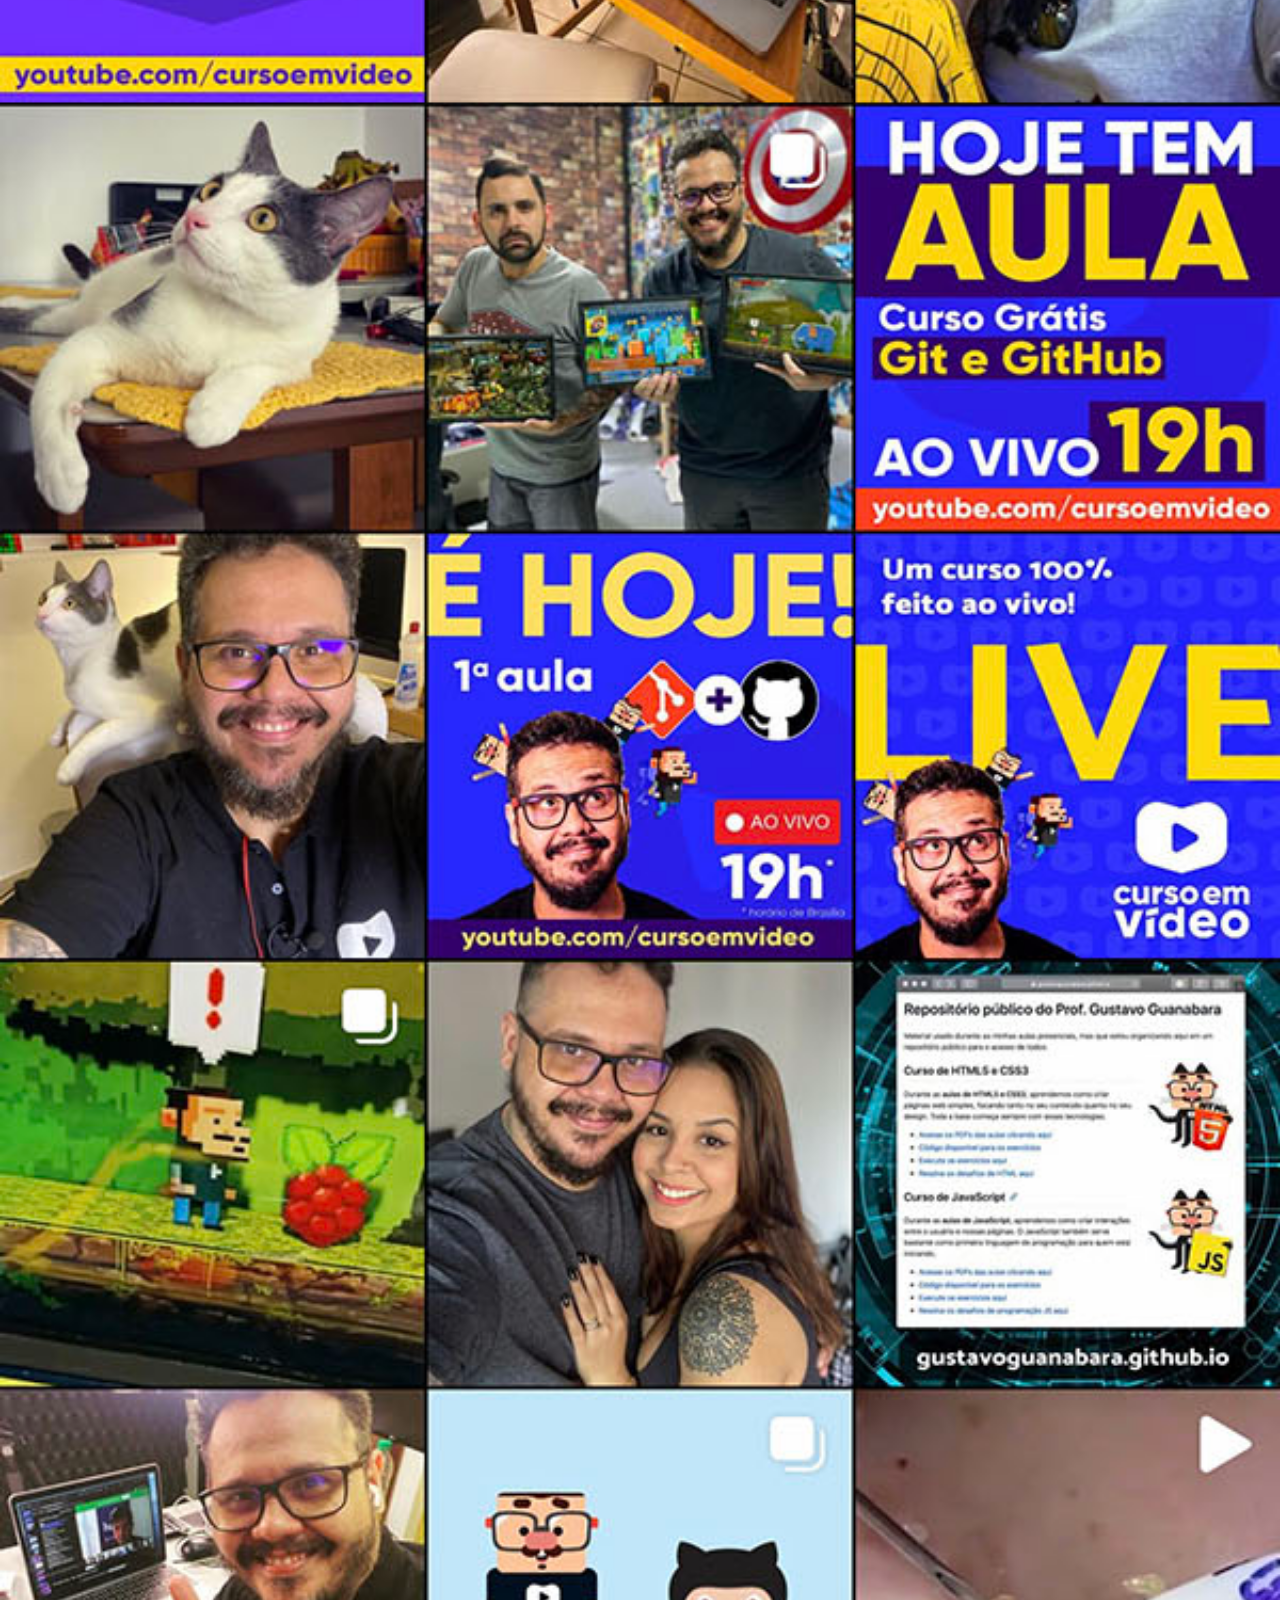
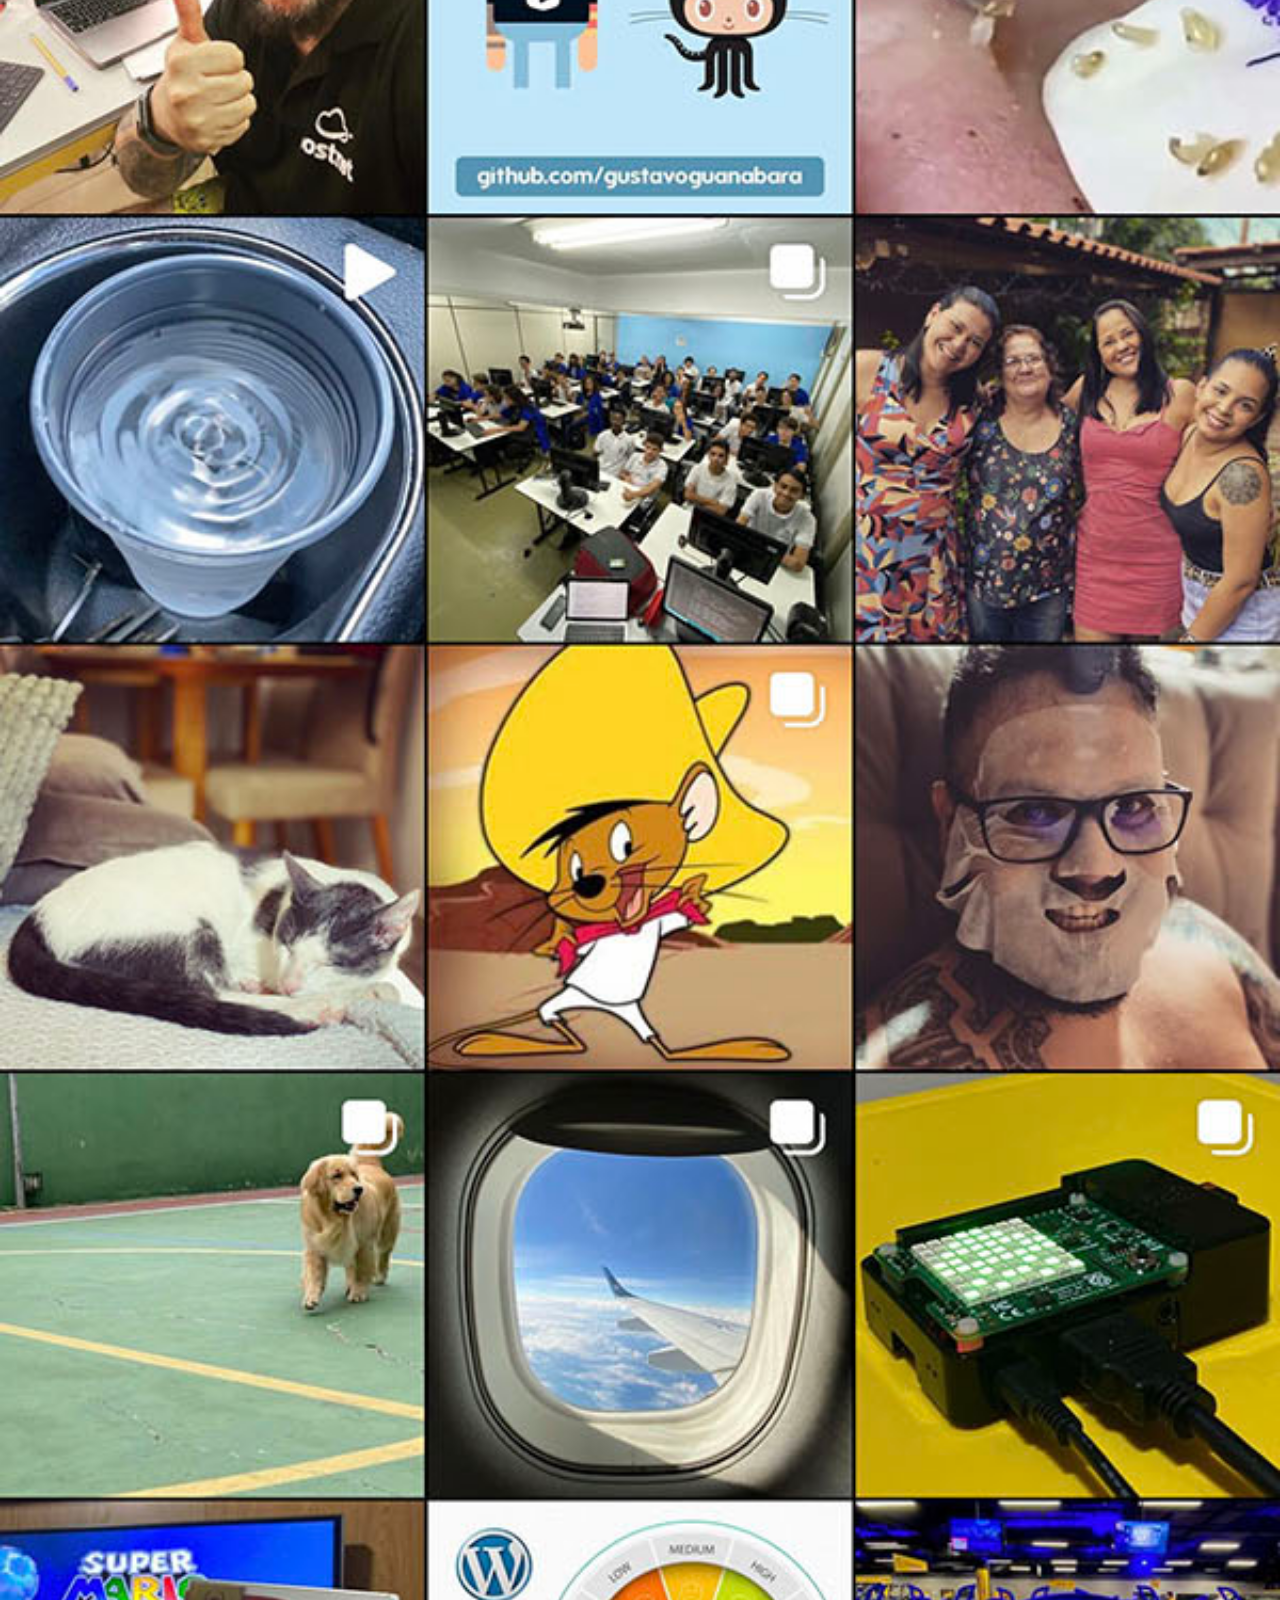
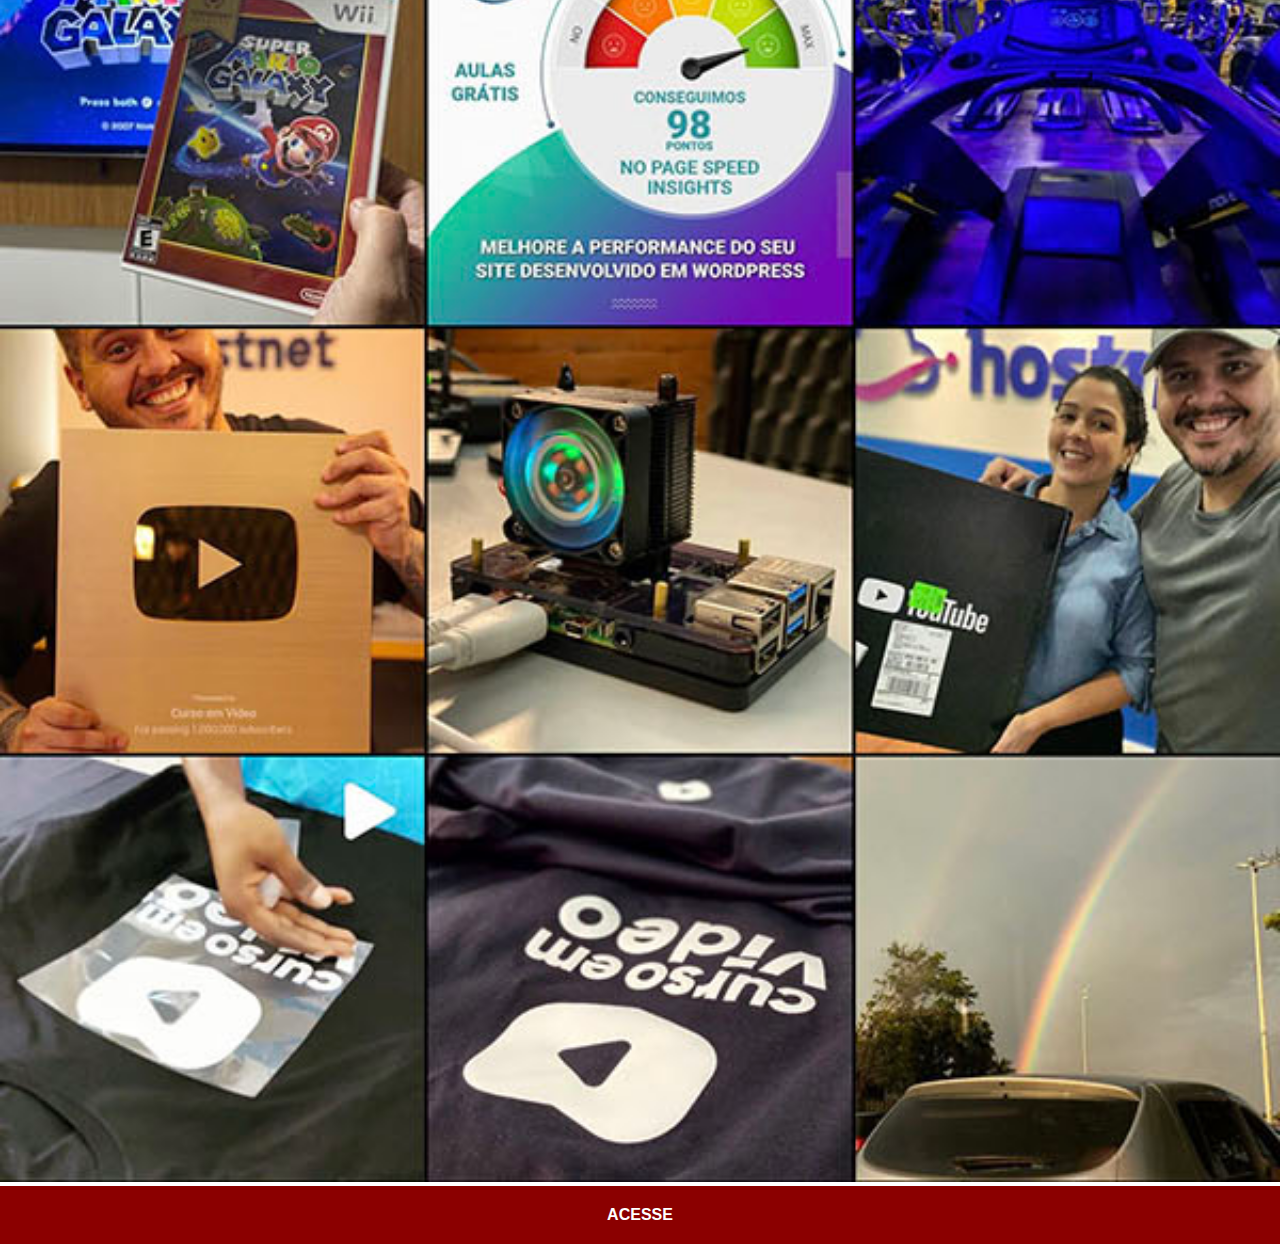
<file: insta.html>
<!DOCTYPE html>
<html lang="pt-br">
<head>
    <meta charset="UTF-8">
    <meta http-equiv="X-UA-Compatible" content="IE=edge">
    <meta name="viewport" content="width=device-width, initial-scale=1.0">
    <link rel="stylesheet" href="estilos/social.css">
    <title>Instagram</title>
</head>
<body>
    <img src="imagens/tela-instagram.jpg" alt="insta">
    <a href="https://www.instagram.com/gustavoguanabara/" target="_blank">ACESSE</a>
</body>
</html>
</file>
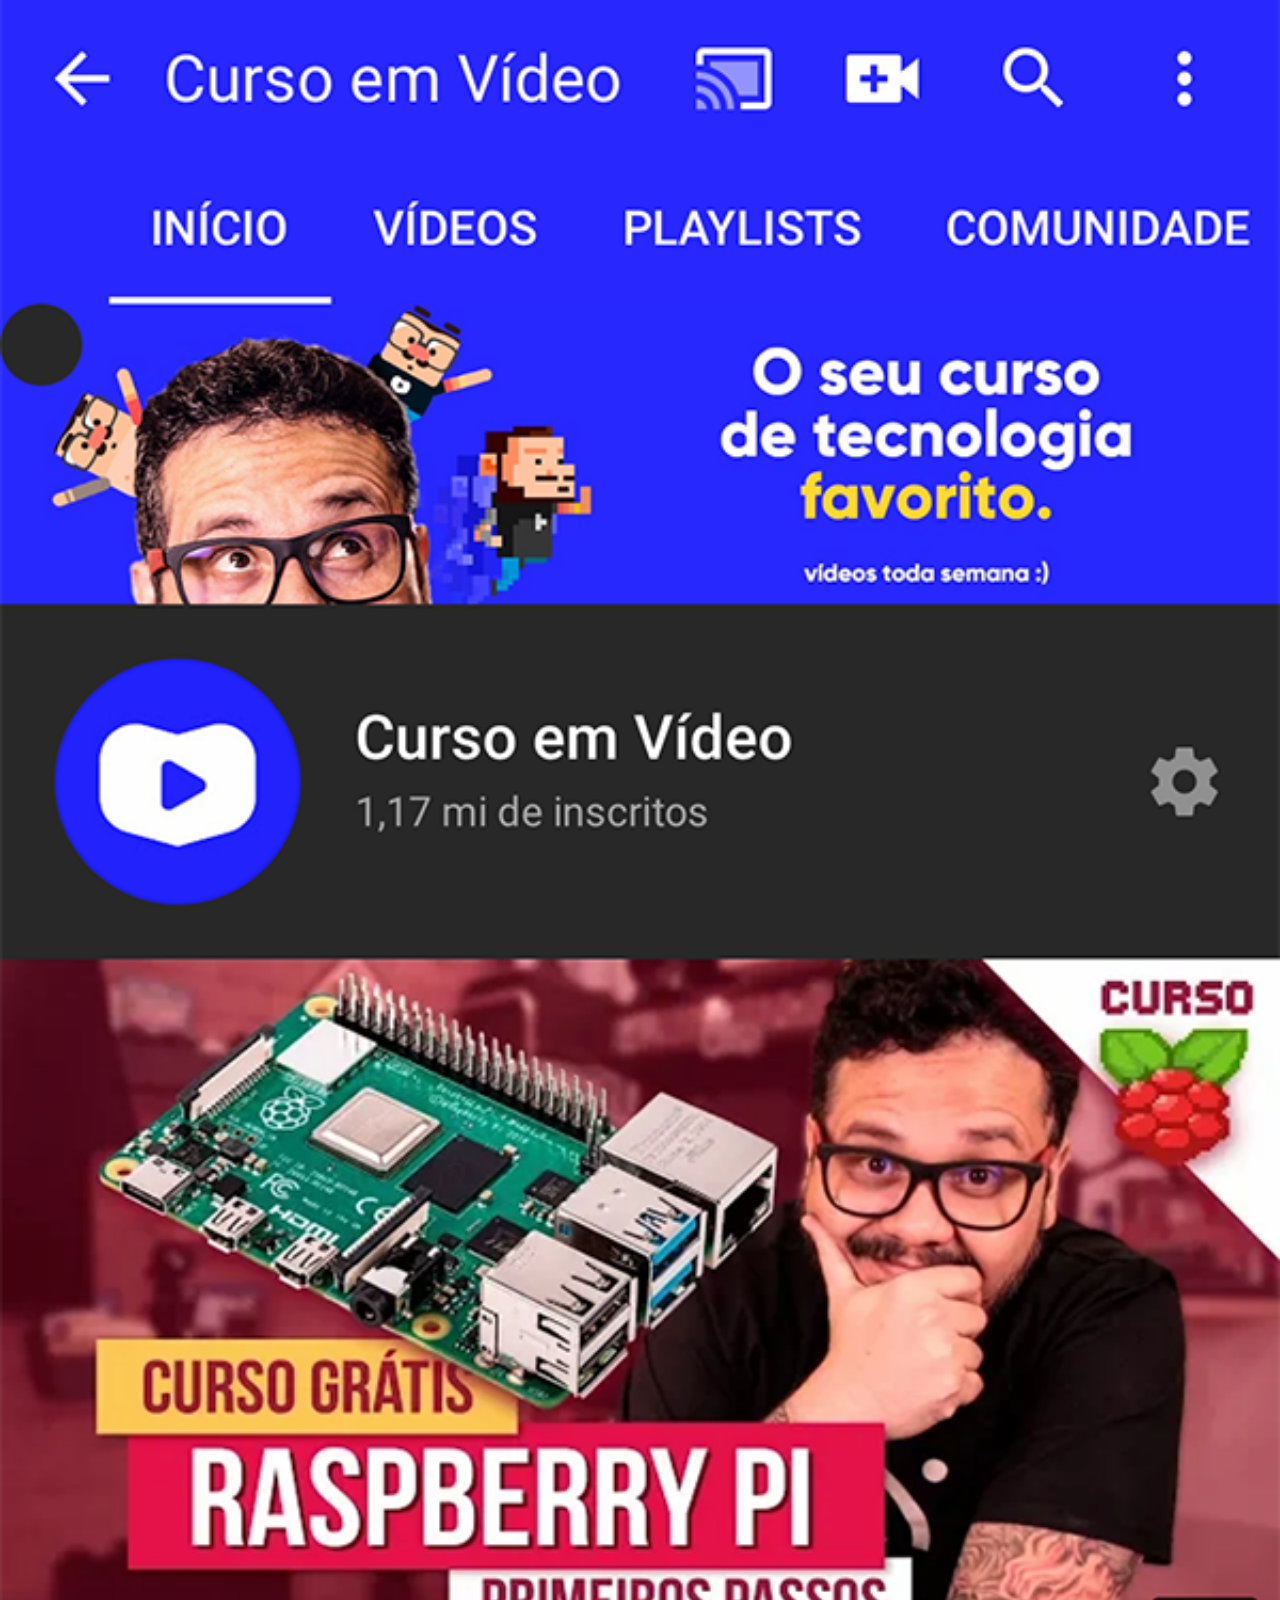
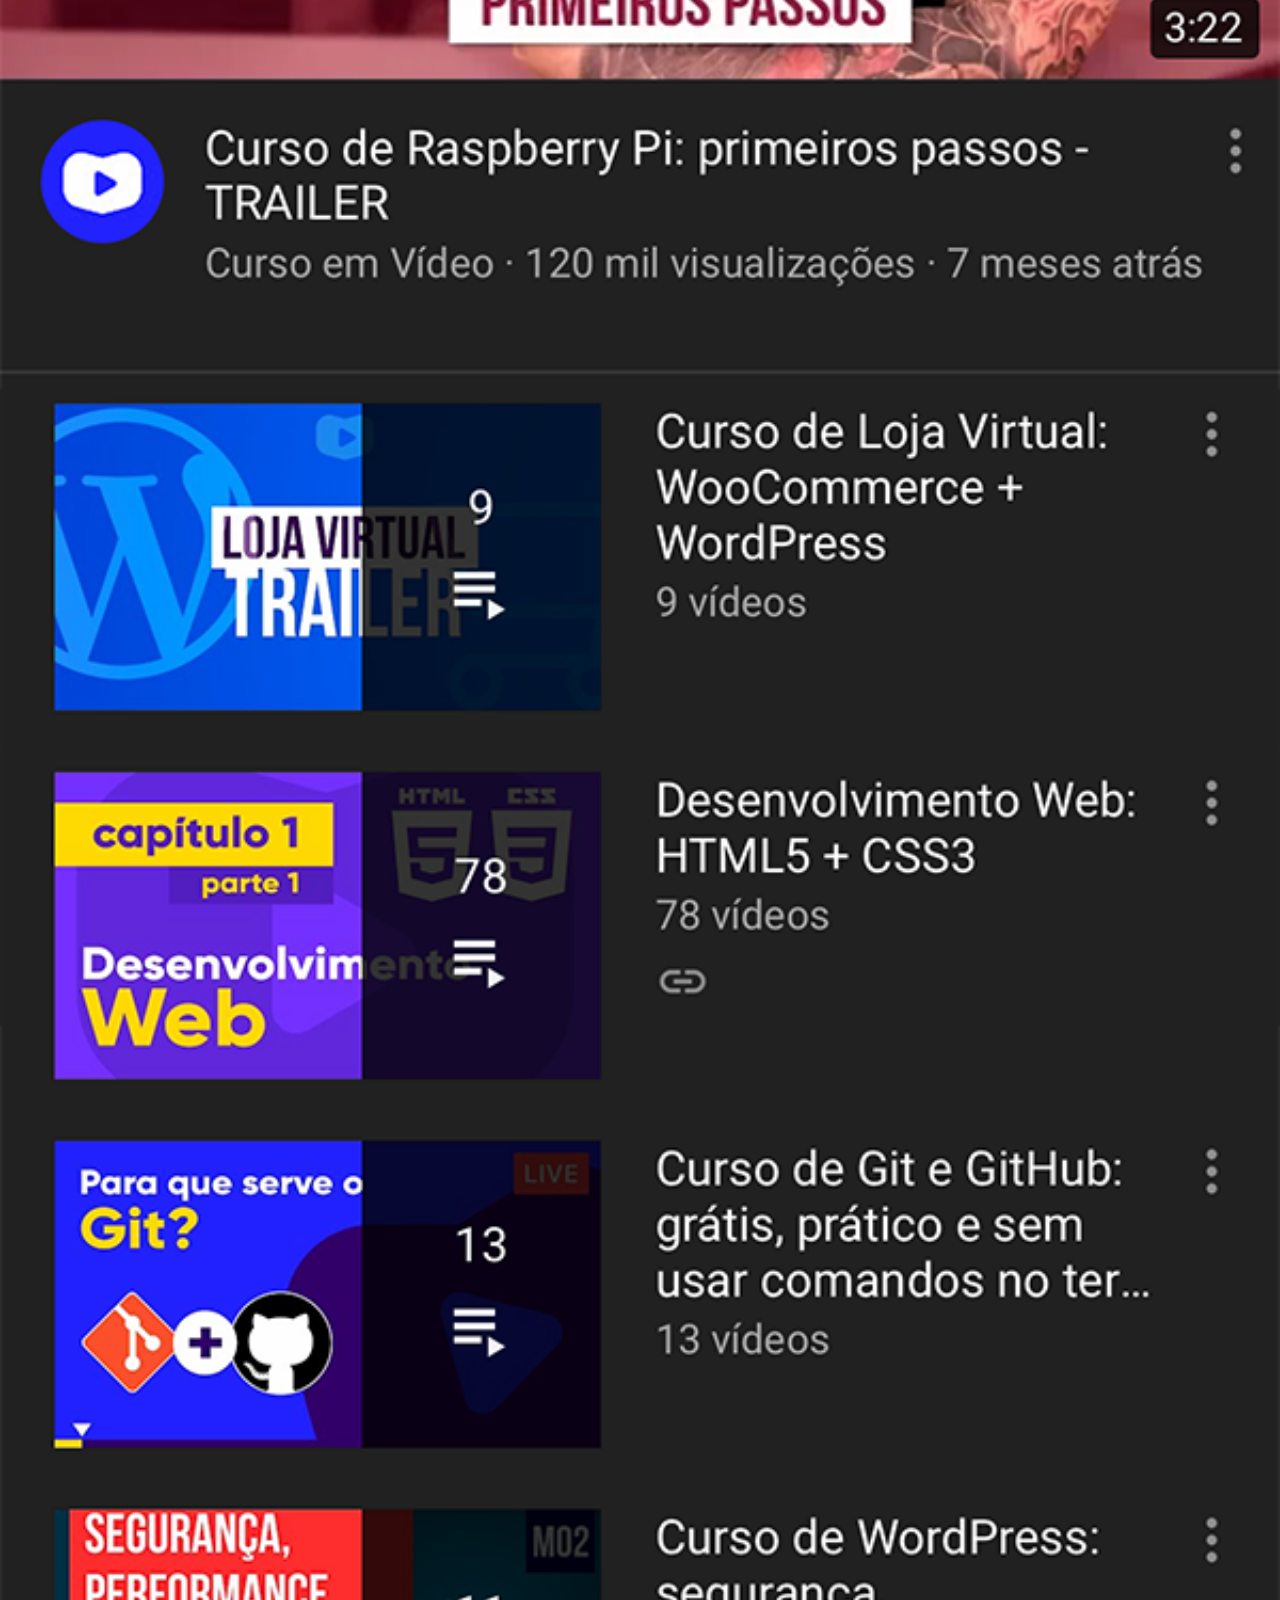
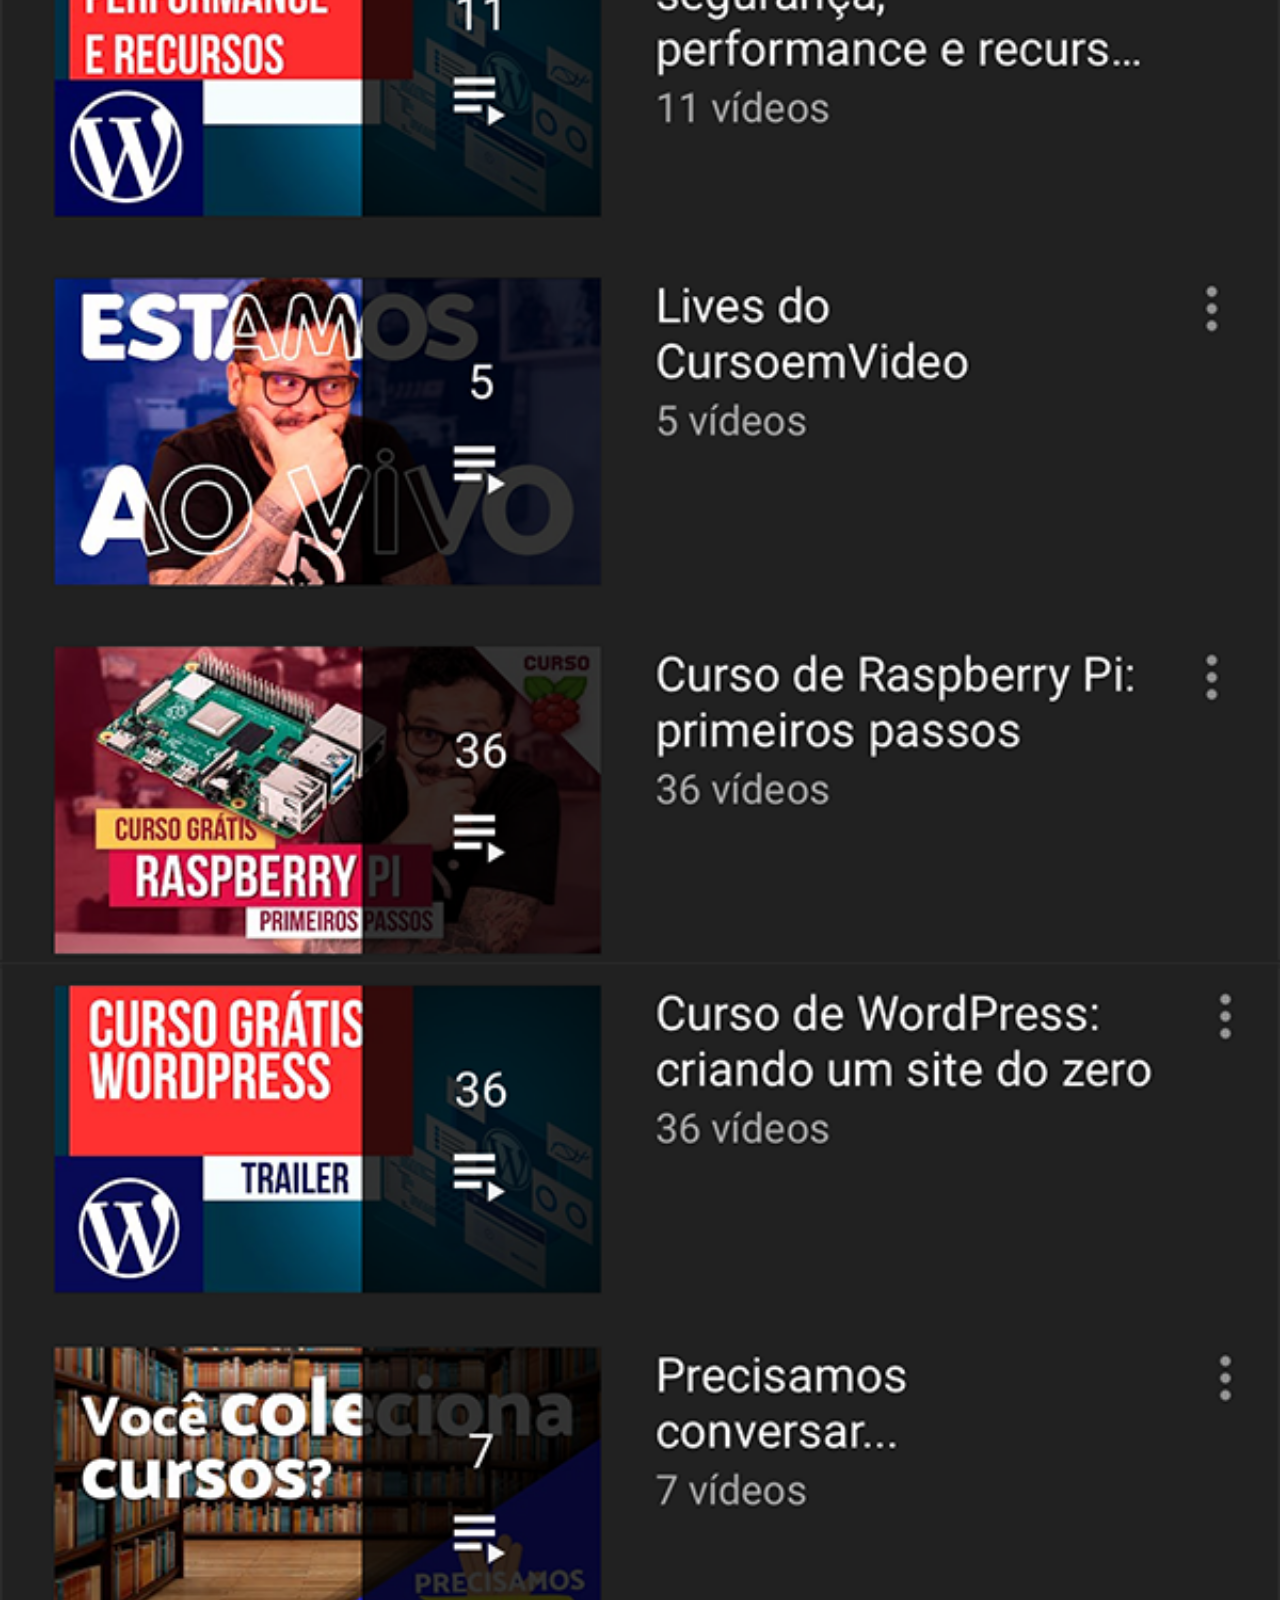
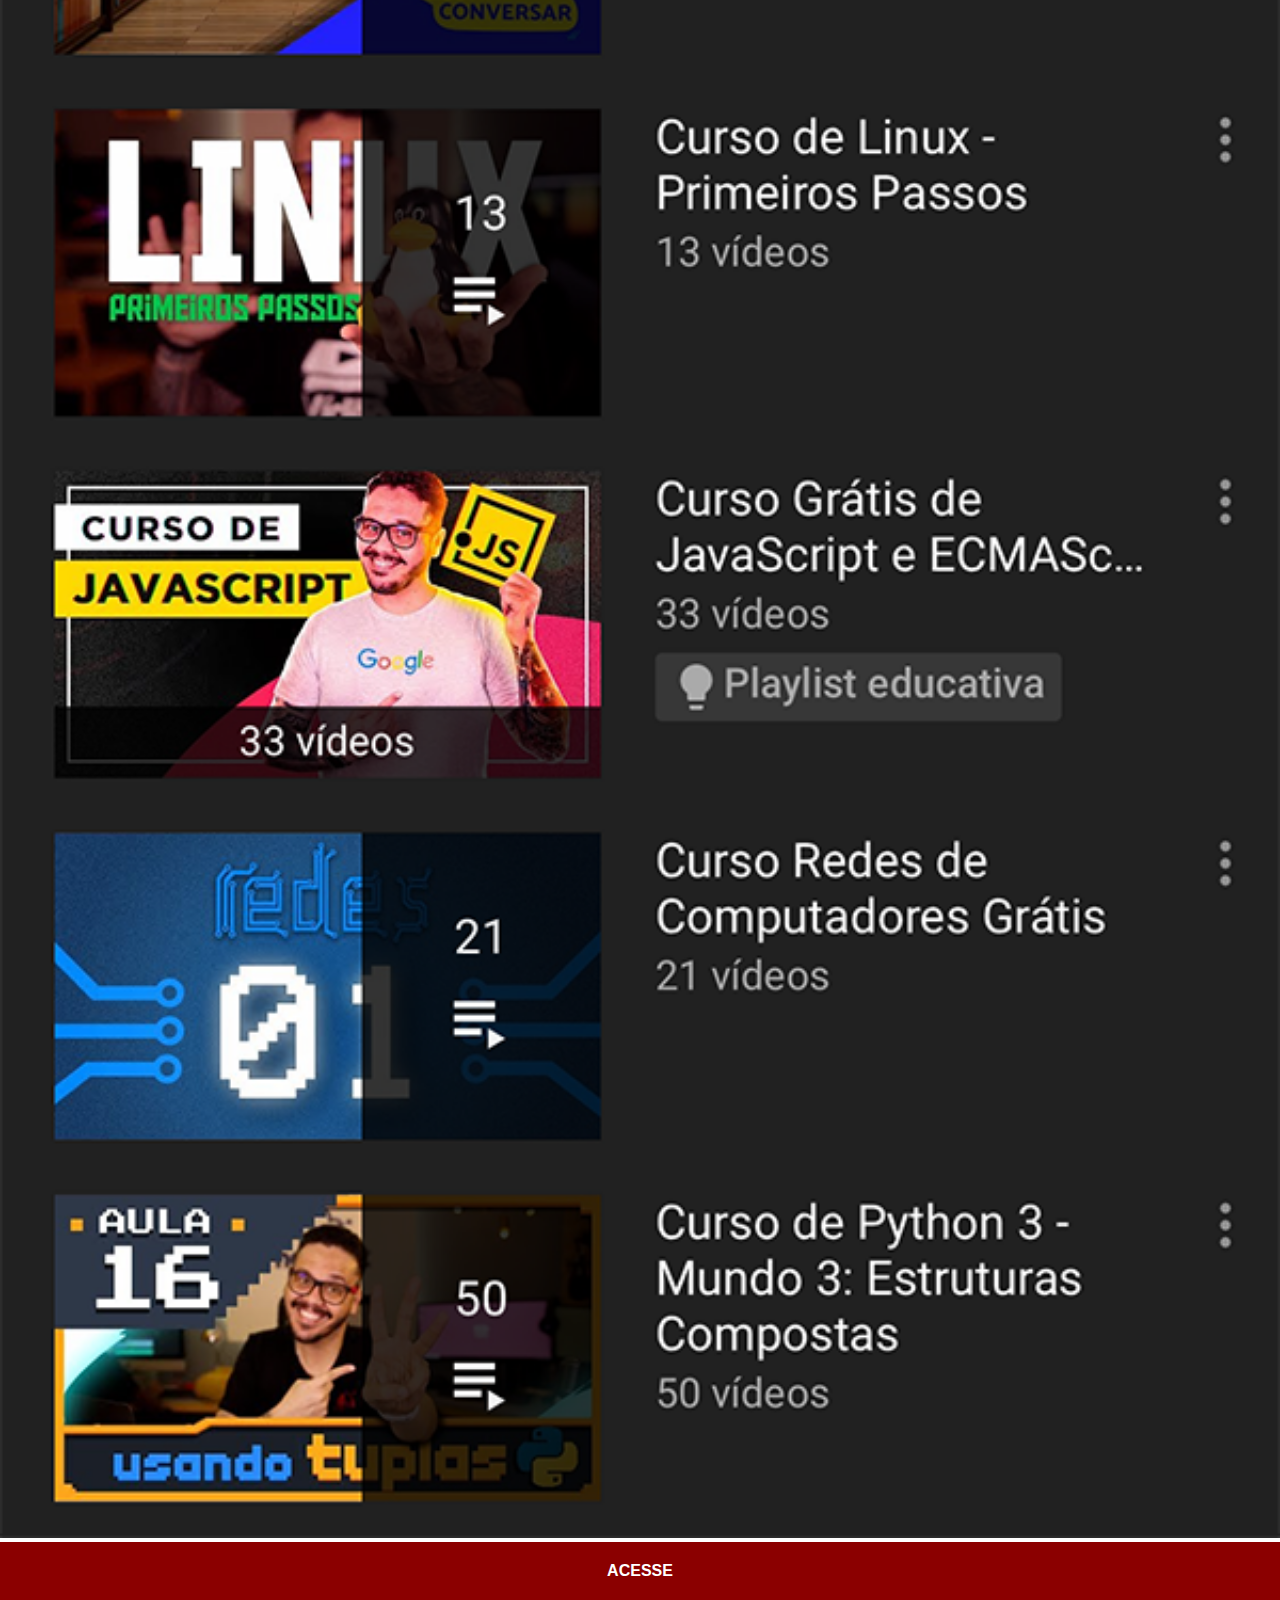
<file: youtube.html>
<!DOCTYPE html>
<html lang="pt-br">
<head>
    <meta charset="UTF-8">
    <meta http-equiv="X-UA-Compatible" content="IE=edge">
    <meta name="viewport" content="width=device-width, initial-scale=1.0">
    <title>youtube</title>
   <link rel="stylesheet" href="estilos/social.css">
</head>
<body>
    <img src="imagens/tela-youtube.png" alt="youtube">
    <a href="https://www.youtube.com/@CursoemVideo/playlists" target="_blank">ACESSE</a>
</body>
</html>
</file>
<file: estilos/style.css>
@charset "UTF-8";

*{
    margin: 0px;
    padding: 0px;
    font-family: Arial, Helvetica, sans-serif;
}
html,body{
    height: 100vh;
    width: 100vw;
    background-color: black;
}
body{
    background: url('../imagens/fundo-madeira.jpg') no-repeat top center;
    background-size: cover;
    background-attachment: fixed;

}
main{
    height: 100vh;
    position: relative;
    
}
section#telefone{
    position: absolute;
    top: 50%;
    left: 50%;
    transform: translate(-50%,-50%) ;

    height: 627px;
    width: 311px;
    background:  url('../imagens/frame-iphone.png') no-repeat;
    

    

    
}
iframe#tela{
    position: relative;
    top: 80px ;
    left: 22px;
    width: 267px;
    height: 472px;
    
}
section#rede {
    text-align: right;
}
section#rede img{
    width: 50px;
    margin: 10px;
    border-radius: 50%;
    box-shadow: 2px 2px 5px rgba(0, 0, 0, 0.473);
    box-sizing: border-box;
}

section#rede img:hover {
    border: 2px solid rgba(255, 255, 255, 0.849);
    transform: rotateX(25deg);
}
</file>
<file: estilos/social.css>
@charset "UTF-8";

*{
    margin: 0px;
    padding: 0px;
    font-family: Arial, Helvetica, sans-serif;
}
img{
    width: 100vw;

}
::-webkit-scrollbar{
    width: 0px;
    height: 0px;
}
a{
    display: block;
    background-color: darkred;
    padding: 20px;
    text-align: center;
    font-weight: bolder;
    color: white;
    text-decoration: none;
}
a:hover{
    background-color: rgb(212, 34, 34);
}
</file>
